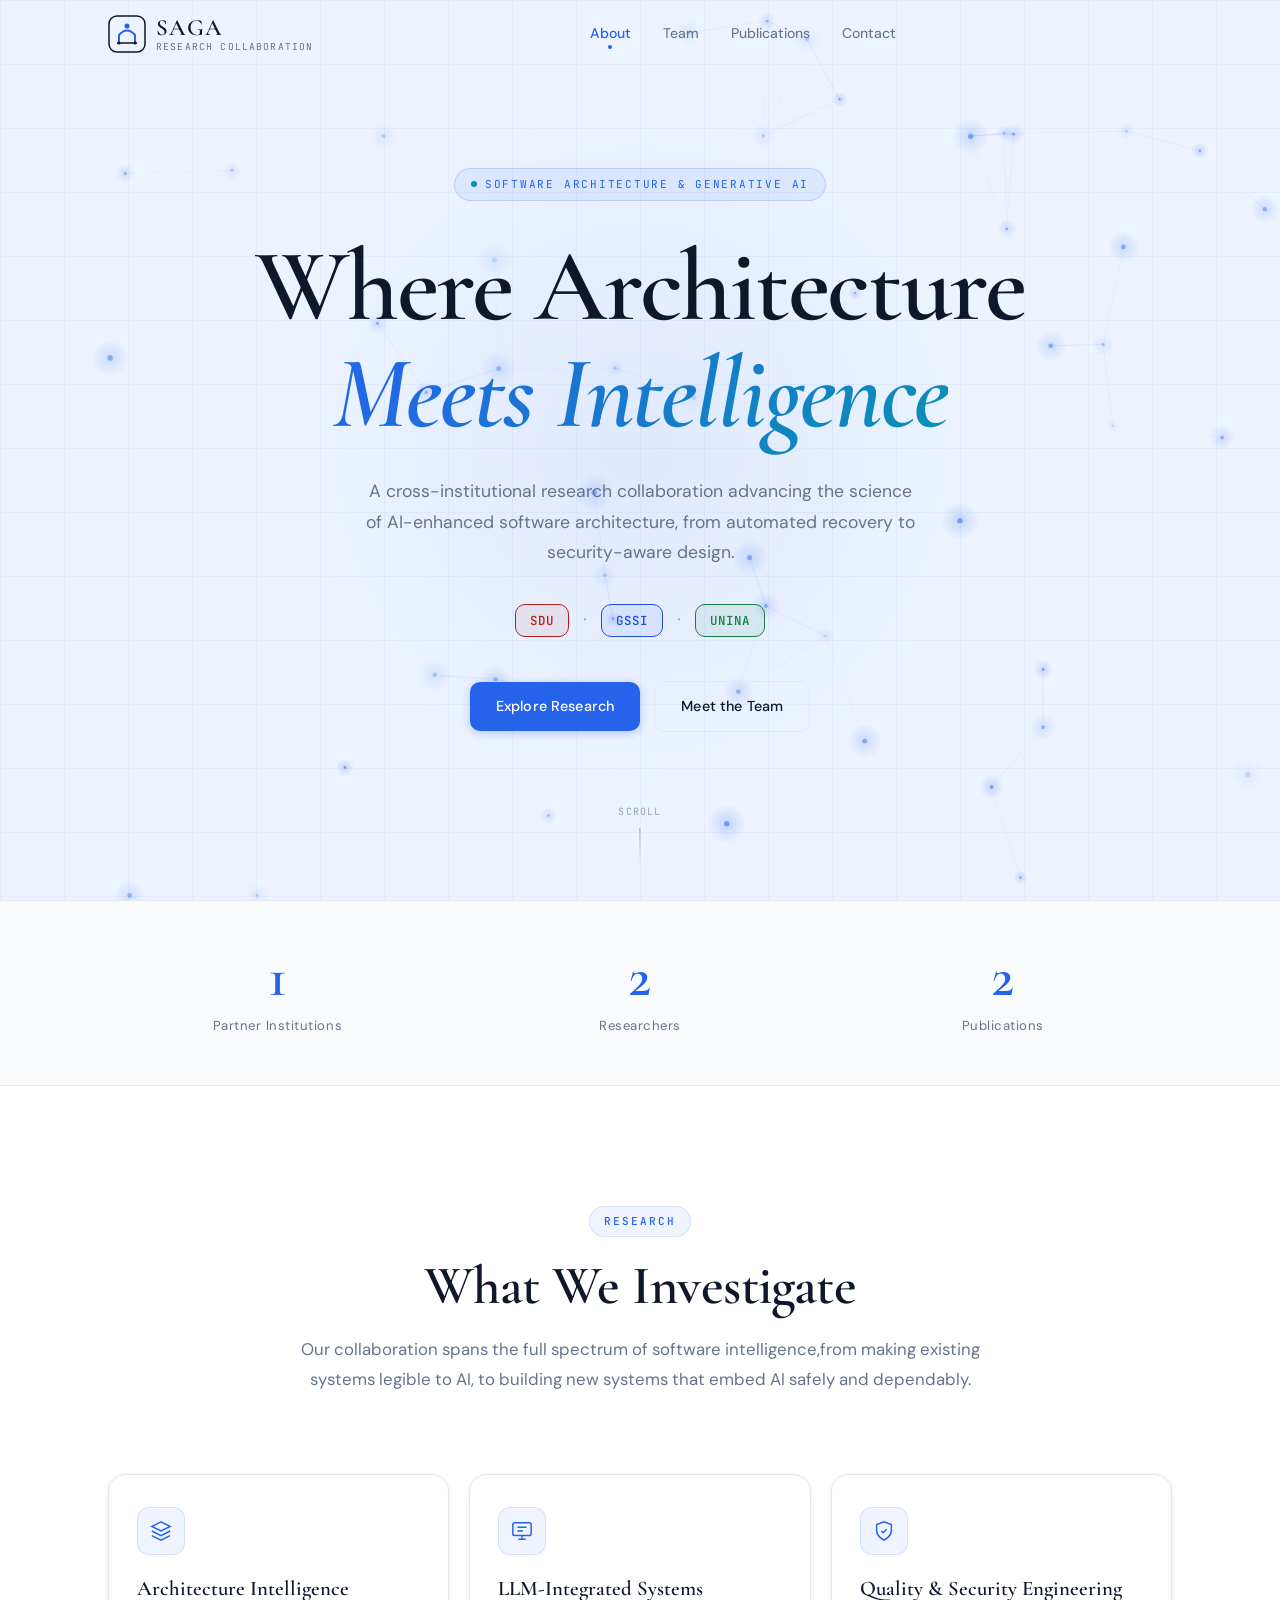
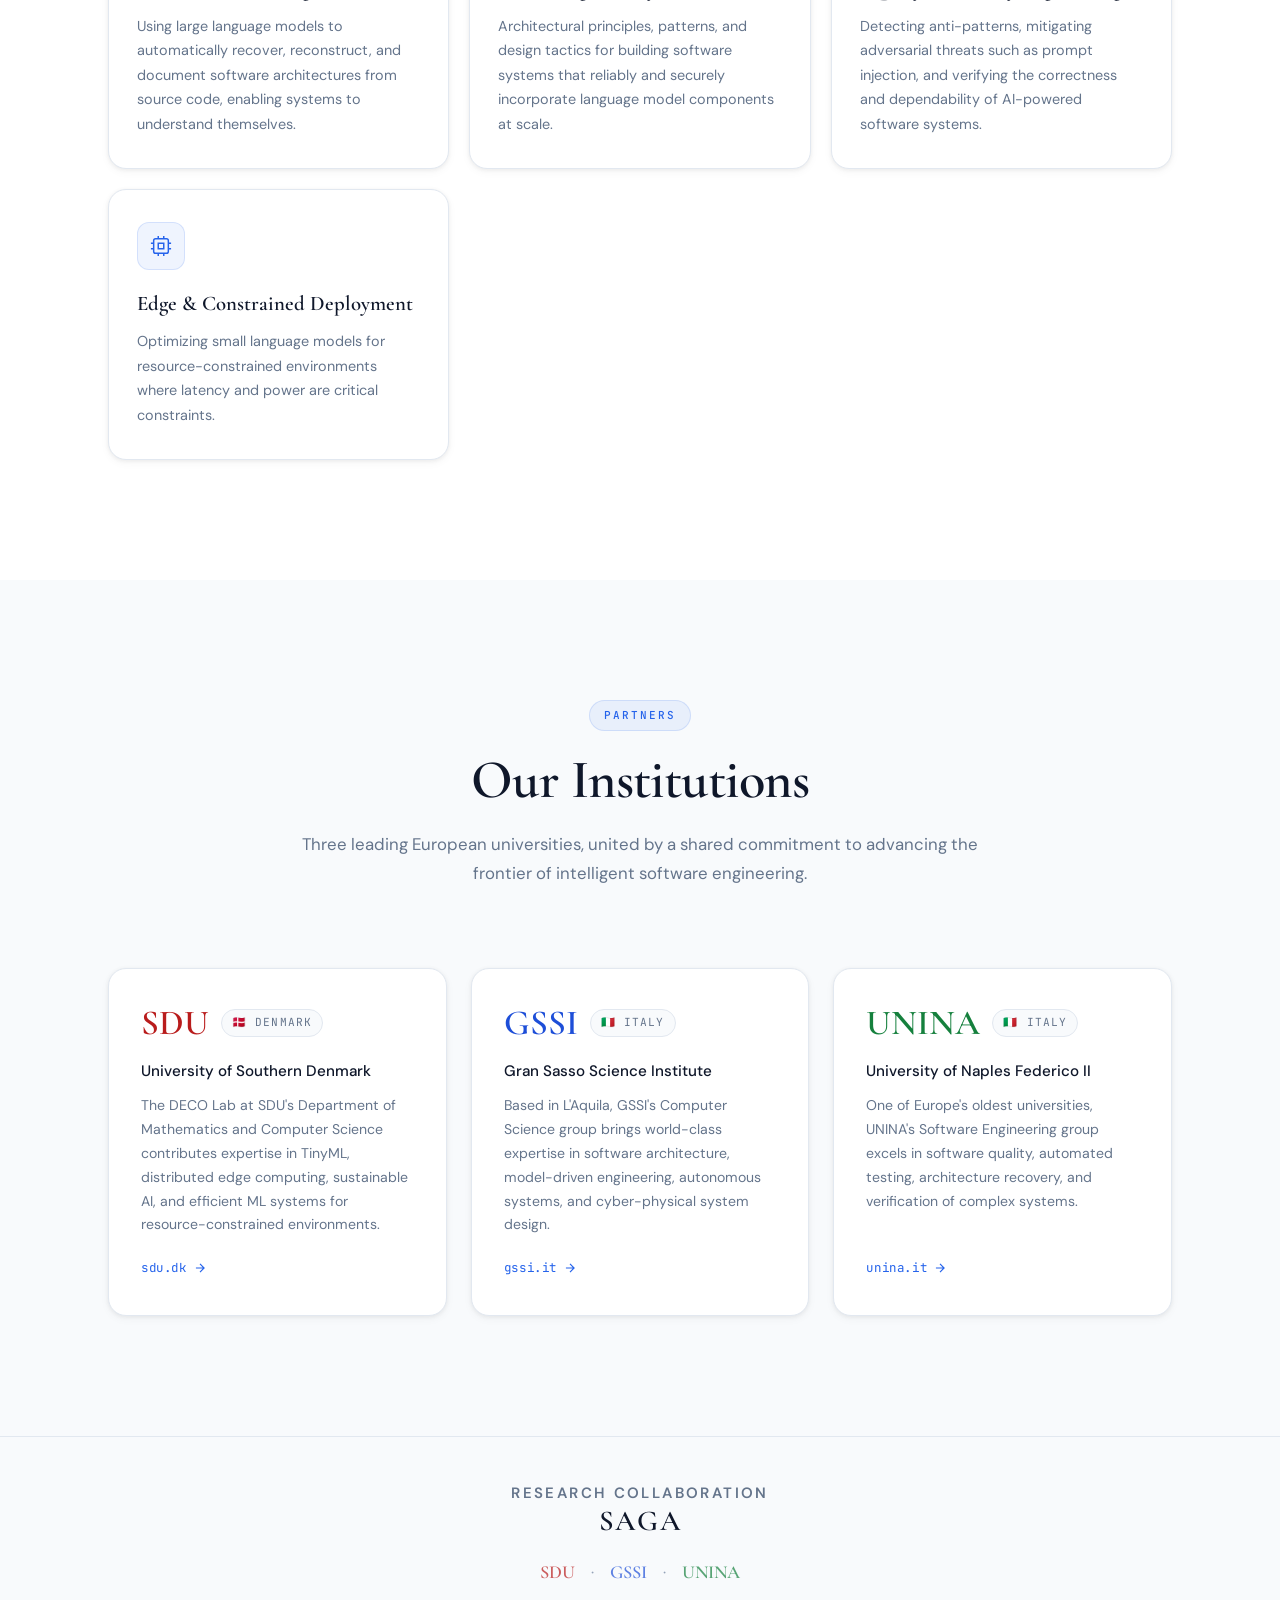
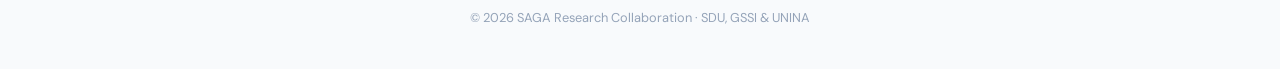
<file: index.html>
<!DOCTYPE html>
<html lang="en">
<head>
  <meta charset="UTF-8" />
  <meta name="viewport" content="width=device-width, initial-scale=1.0" />
  <title>SAGA — Software Architecture &amp; Generative AI Research</title>
  <meta name="description" content="SAGA is a cross-institutional research collaboration between SDU, GSSI, and UNINA exploring the intersection of software architecture and artificial intelligence." />
  <link rel="preconnect" href="https://fonts.googleapis.com" />
  <link rel="preconnect" href="https://fonts.gstatic.com" crossorigin />
  <link href="https://fonts.googleapis.com/css2?family=Cormorant+Garamond:ital,wght@0,400;0,500;0,600;1,400;1,600&family=DM+Sans:opsz,wght@9..40,300;9..40,400;9..40,500;9..40,600&family=JetBrains+Mono:wght@400;500&display=swap" rel="stylesheet" />
  <link rel="stylesheet" href="style.css" />
</head>
<body data-page="home">

<a href="#main" class="skip-link">Skip to content</a>

<header class="site-header" id="site-header">
  <div class="container header-inner">
    <a href="index.html" class="logo" aria-label="SAGA home">
      <svg width="38" height="38" viewBox="0 0 38 38" fill="none" aria-hidden="true">
        <rect x="1" y="1" width="36" height="36" rx="8" stroke="currentColor" stroke-width="1.5"/>
        <path d="M11 28 L11 20 Q19 11 27 20 L27 28" stroke="var(--accent)" stroke-width="2" fill="none" stroke-linejoin="round"/>
        <line x1="9" y1="28" x2="29" y2="28" stroke="currentColor" stroke-width="1.5"/>
        <circle cx="19" cy="11" r="2.5" fill="var(--accent)"/>
        <circle cx="11" cy="28" r="1.5" fill="currentColor"/>
        <circle cx="27" cy="28" r="1.5" fill="currentColor"/>
      </svg>
      <div class="logo-wordmark">
        <span class="logo-name">SAGA</span>
        <span class="logo-tagline">Research Collaboration</span>
      </div>
    </a>

    <nav class="nav-desktop" aria-label="Main navigation">
      <a href="index.html">About</a>
      <a href="team.html">Team</a>
      <a href="publications.html">Publications</a>
      <a href="contact.html">Contact</a>
    </nav>

    <div class="header-actions">
      <button class="hamburger" id="hamburger" aria-label="Open menu" aria-expanded="false">
        <svg width="20" height="20" viewBox="0 0 24 24" fill="none" stroke="currentColor" stroke-width="2" aria-hidden="true">
          <line x1="3" y1="6"  x2="21" y2="6"/>
          <line x1="3" y1="12" x2="21" y2="12"/>
          <line x1="3" y1="18" x2="21" y2="18"/>
        </svg>
      </button>
    </div>
  </div>

  <nav class="nav-mobile" id="nav-mobile" aria-hidden="true" aria-label="Mobile navigation">
    <a href="index.html"        onclick="closeMobileNav()">About</a>
    <a href="team.html"         onclick="closeMobileNav()">Team</a>
    <a href="publications.html" onclick="closeMobileNav()">Publications</a>
    <a href="contact.html"      onclick="closeMobileNav()">Contact</a>
  </nav>
</header>

<main id="main">

  <!-- HERO -->
  <section class="hero" id="hero">
    <canvas id="hero-canvas" aria-hidden="true"></canvas>
    <div class="container hero-content">
      <div class="hero-badge">
        <span class="hero-badge-dot" aria-hidden="true"></span>
        Software Architecture &amp; Generative AI
      </div>
      <h1 class="hero-title">
        Where Architecture<br><em>Meets Intelligence</em>
      </h1>
      <p class="hero-desc">
        A cross-institutional research collaboration advancing the science of AI-enhanced software architecture, from automated recovery to security-aware design.
      </p>
      <div class="hero-institutions" aria-label="Partner institutions">
        <span class="inst-badge sdu">SDU</span>
        <span class="inst-divider" aria-hidden="true">·</span>
        <span class="inst-badge gssi">GSSI</span>
        <span class="inst-divider" aria-hidden="true">·</span>
        <span class="inst-badge unina">UNINA</span>
      </div>
      <div class="hero-cta">
        <a href="#research" class="btn btn-primary">Explore Research</a>
        <a href="team.html"  class="btn btn-outline">Meet the Team</a>
      </div>
    </div>
    <div class="hero-scroll" aria-hidden="true">
      <span>Scroll</span>
      <div class="hero-scroll-line"></div>
    </div>
  </section>

  <!-- STATS -->
  <div class="stats-bar">
    <div class="container">
      <div class="stats-grid fade-in-stagger">
        <div class="stat-item">
          <div class="stat-number" data-count="3">0</div>
          <div class="stat-label">Partner Institutions</div>
        </div>
        <div class="stat-item">
          <div class="stat-number" data-count="7">0</div>
          <div class="stat-label">Researchers</div>
        </div>
        <div class="stat-item">
          <div class="stat-number" data-count="5">0</div>
          <div class="stat-label">Publications</div>
        </div>
      </div>
    </div>
  </div>

  <!-- RESEARCH THEMES -->
  <section id="research" class="section section-research">
    <div class="container">
      <div class="section-header fade-in">
        <span class="section-label">Research</span>
        <h2>What We Investigate</h2>
        <p class="section-desc">Our collaboration spans the full spectrum of software intelligence,from making existing systems legible to AI, to building new systems that embed AI safely and dependably.</p>
      </div>
      <div class="themes-grid fade-in-stagger">

        <article class="theme-card">
          <div class="theme-icon" aria-hidden="true">
            <svg viewBox="0 0 24 24" fill="none" stroke="currentColor"><path d="M12 2L2 7l10 5 10-5-10-5zM2 17l10 5 10-5M2 12l10 5 10-5"/></svg>
          </div>
          <h3>Architecture Intelligence</h3>
          <p>Using large language models to automatically recover, reconstruct, and document software architectures from source code, enabling systems to understand themselves.</p>
        </article>

        <article class="theme-card">
          <div class="theme-icon" aria-hidden="true">
            <svg viewBox="0 0 24 24" fill="none" stroke="currentColor"><rect x="2" y="3" width="20" height="14" rx="2"/><path d="M8 21h8M12 17v4M7 8h10M7 12h6"/></svg>
          </div>
          <h3>LLM-Integrated Systems</h3>
          <p>Architectural principles, patterns, and design tactics for building software systems that reliably and securely incorporate language model components at scale.</p>
        </article>

        <article class="theme-card">
          <div class="theme-icon" aria-hidden="true">
            <svg viewBox="0 0 24 24" fill="none" stroke="currentColor"><path d="M12 22s8-4 8-10V5l-8-3-8 3v7c0 6 8 10 8 10z"/><path d="M9 12l2 2 4-4"/></svg>
          </div>
          <h3>Quality &amp; Security Engineering</h3>
          <p>Detecting anti-patterns, mitigating adversarial threats such as prompt injection, and verifying the correctness and dependability of AI-powered software systems.</p>
        </article>

        <article class="theme-card">
          <div class="theme-icon" aria-hidden="true">
            <svg viewBox="0 0 24 24" fill="none" stroke="currentColor"><rect x="4" y="4" width="16" height="16" rx="2"/><rect x="9" y="9" width="6" height="6"/><path d="M9 1v3M15 1v3M9 20v3M15 20v3M1 9h3M1 15h3M20 9h3M20 15h3"/></svg>
          </div>
          <h3>Edge &amp; Constrained Deployment</h3>
          <p>Optimizing small language models for resource-constrained environments where latency and power are critical constraints.</p>
        </article>

      </div>
    </div>
  </section>

  <!-- INSTITUTIONS -->
  <section class="section section-institutions">
    <div class="container">
      <div class="section-header fade-in">
        <span class="section-label">Partners</span>
        <h2>Our Institutions</h2>
        <p class="section-desc">Three leading European universities, united by a shared commitment to advancing the frontier of intelligent software engineering.</p>
      </div>
      <div class="inst-grid fade-in-stagger">

        <div class="inst-card">
          <div class="inst-card-flag">
            <span class="inst-abbr sdu">SDU</span>
            <span class="inst-country">🇩🇰 Denmark</span>
          </div>
          <h3>University of Southern Denmark</h3>
          <p>The DECO Lab at SDU's Department of Mathematics and Computer Science contributes expertise in TinyML, distributed edge computing, sustainable AI, and efficient ML systems for resource-constrained environments.</p>
          <a href="https://www.sdu.dk" target="_blank" rel="noopener noreferrer" class="inst-link">
            sdu.dk
            <svg viewBox="0 0 24 24" fill="none" stroke="currentColor" stroke-width="2"><path d="M5 12h14M12 5l7 7-7 7"/></svg>
          </a>
        </div>

        <div class="inst-card">
          <div class="inst-card-flag">
            <span class="inst-abbr gssi">GSSI</span>
            <span class="inst-country">🇮🇹 Italy</span>
          </div>
          <h3>Gran Sasso Science Institute</h3>
          <p>Based in L'Aquila, GSSI's Computer Science group brings world-class expertise in software architecture, model-driven engineering, autonomous systems, and cyber-physical system design.</p>
          <a href="https://www.gssi.it" target="_blank" rel="noopener noreferrer" class="inst-link">
            gssi.it
            <svg viewBox="0 0 24 24" fill="none" stroke="currentColor" stroke-width="2"><path d="M5 12h14M12 5l7 7-7 7"/></svg>
          </a>
        </div>

        <div class="inst-card">
          <div class="inst-card-flag">
            <span class="inst-abbr unina">UNINA</span>
            <span class="inst-country">🇮🇹 Italy</span>
          </div>
          <h3>University of Naples Federico II</h3>
          <p>One of Europe's oldest universities, UNINA's Software Engineering group excels in software quality, automated testing, architecture recovery, and verification of complex systems.</p>
          <a href="https://www.unina.it" target="_blank" rel="noopener noreferrer" class="inst-link">
            unina.it
            <svg viewBox="0 0 24 24" fill="none" stroke="currentColor" stroke-width="2"><path d="M5 12h14M12 5l7 7-7 7"/></svg>
          </a>
        </div>

      </div>
    </div>
  </section>

</main>

<footer class="site-footer">
  <div class="container footer-inner">
    <div class="footer-name"><em>Research Collaboration</em>SAGA</div>
    <div class="footer-insts">
      <a href="https://www.sdu.dk"   target="_blank" rel="noopener noreferrer" class="footer-inst sdu">SDU</a>
      <span class="footer-sep">·</span>
      <a href="https://www.gssi.it"  target="_blank" rel="noopener noreferrer" class="footer-inst gssi">GSSI</a>
      <span class="footer-sep">·</span>
      <a href="https://www.unina.it" target="_blank" rel="noopener noreferrer" class="footer-inst unina">UNINA</a>
    </div>
    <p class="footer-copy">&copy; <span id="footer-year"></span> SAGA Research Collaboration · SDU, GSSI &amp; UNINA</p>
  </div>
</footer>

<script src="script.js"></script>
</body>
</html>
</file>
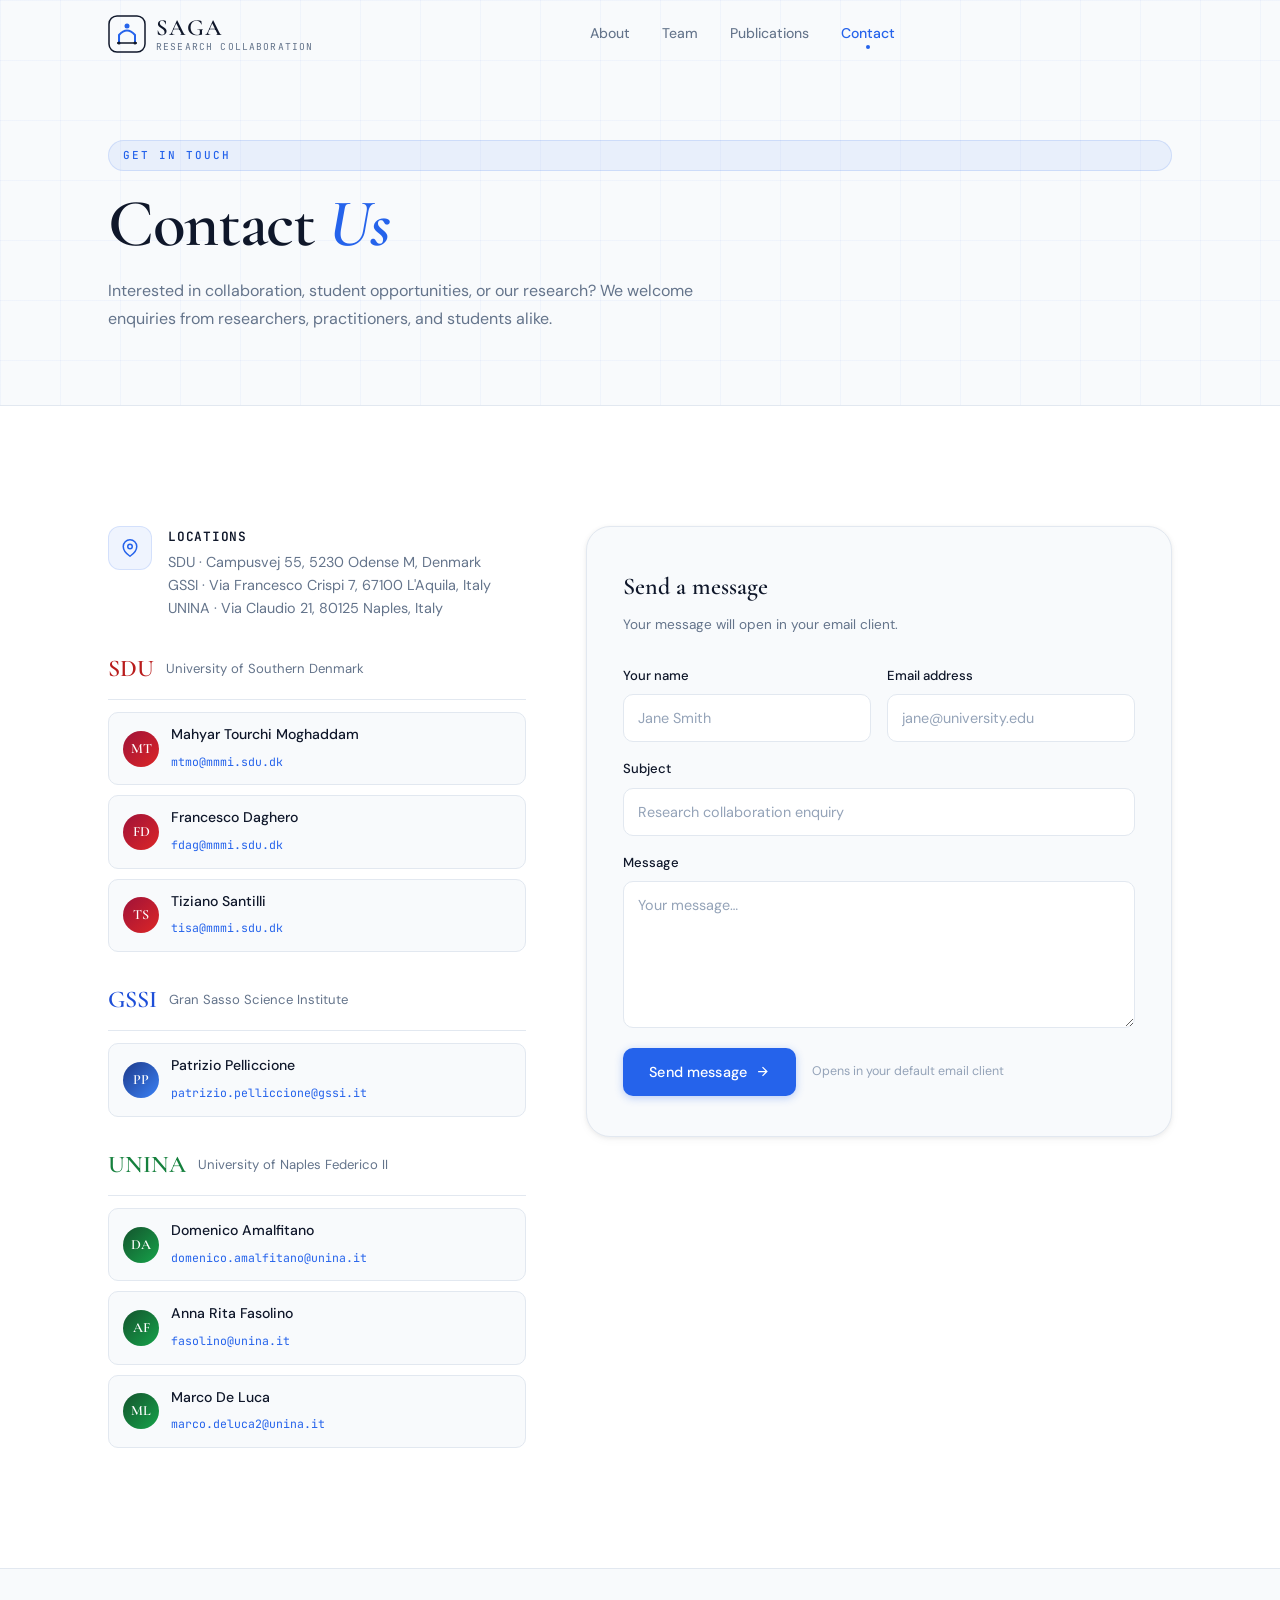
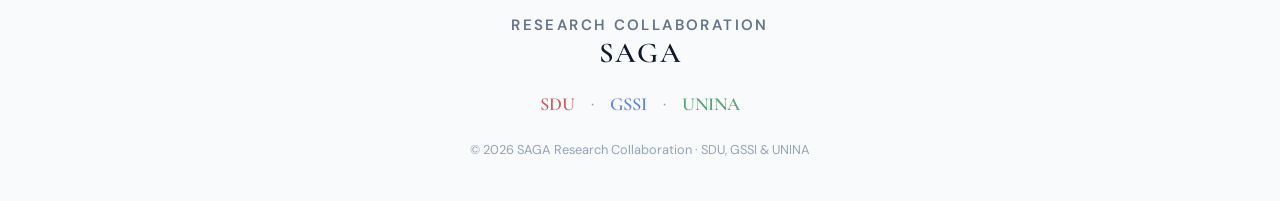
<file: contact.html>
<!DOCTYPE html>
<html lang="en">
<head>
  <meta charset="UTF-8" />
  <meta name="viewport" content="width=device-width, initial-scale=1.0" />
  <title>Contact — SAGA Research Collaboration</title>
  <meta name="description" content="Get in touch with the SAGA research collaboration team at SDU, GSSI, and UNINA." />
  <link rel="preconnect" href="https://fonts.googleapis.com" />
  <link rel="preconnect" href="https://fonts.gstatic.com" crossorigin />
  <link href="https://fonts.googleapis.com/css2?family=Cormorant+Garamond:ital,wght@0,400;0,500;0,600;1,400;1,600&family=DM+Sans:opsz,wght@9..40,300;9..40,400;9..40,500;9..40,600&family=JetBrains+Mono:wght@400;500&display=swap" rel="stylesheet" />
  <link rel="stylesheet" href="style.css" />
</head>
<body data-page="contact">

<a href="#main" class="skip-link">Skip to content</a>

<header class="site-header" id="site-header">
  <div class="container header-inner">
    <a href="index.html" class="logo" aria-label="SAGA home">
      <svg width="38" height="38" viewBox="0 0 38 38" fill="none" aria-hidden="true">
        <rect x="1" y="1" width="36" height="36" rx="8" stroke="currentColor" stroke-width="1.5"/>
        <path d="M11 28 L11 20 Q19 11 27 20 L27 28" stroke="var(--accent)" stroke-width="2" fill="none" stroke-linejoin="round"/>
        <line x1="9" y1="28" x2="29" y2="28" stroke="currentColor" stroke-width="1.5"/>
        <circle cx="19" cy="11" r="2.5" fill="var(--accent)"/>
        <circle cx="11" cy="28" r="1.5" fill="currentColor"/>
        <circle cx="27" cy="28" r="1.5" fill="currentColor"/>
      </svg>
      <div class="logo-wordmark">
        <span class="logo-name">SAGA</span>
        <span class="logo-tagline">Research Collaboration</span>
      </div>
    </a>
    <nav class="nav-desktop" aria-label="Main navigation">
      <a href="index.html">About</a>
      <a href="team.html">Team</a>
      <a href="publications.html">Publications</a>
      <a href="contact.html">Contact</a>
    </nav>
    <div class="header-actions">
      <button class="hamburger" id="hamburger" aria-label="Open menu" aria-expanded="false">
        <svg width="20" height="20" viewBox="0 0 24 24" fill="none" stroke="currentColor" stroke-width="2" aria-hidden="true">
          <line x1="3" y1="6" x2="21" y2="6"/><line x1="3" y1="12" x2="21" y2="12"/><line x1="3" y1="18" x2="21" y2="18"/>
        </svg>
      </button>
    </div>
  </div>
  <nav class="nav-mobile" id="nav-mobile" aria-hidden="true">
    <a href="index.html" onclick="closeMobileNav()">About</a>
    <a href="team.html" onclick="closeMobileNav()">Team</a>
    <a href="publications.html" onclick="closeMobileNav()">Publications</a>
    <a href="contact.html" onclick="closeMobileNav()">Contact</a>
  </nav>
</header>

<main id="main">

  <section class="page-hero">
    <div class="container page-hero-inner">
      <span class="section-label">Get in touch</span>
      <h1>Contact <em>Us</em></h1>
      <p class="desc">Interested in collaboration, student opportunities, or our research? We welcome enquiries from researchers, practitioners, and students alike.</p>
    </div>
  </section>

  <section class="section section-contact">
    <div class="container">
      <div class="contact-grid fade-in">

        <!-- Left column: addresses + contacts per institution -->
        <div class="contact-blocks">

          <div class="contact-block">
            <div class="contact-block-icon" aria-hidden="true">
              <svg viewBox="0 0 24 24" fill="none" stroke="currentColor" stroke-width="2"><path d="M21 10c0 7-9 13-9 13s-9-6-9-13a9 9 0 0118 0z"/><circle cx="12" cy="10" r="3"/></svg>
            </div>
            <div class="contact-block-body">
              <strong>Locations</strong>
              <p>
                SDU · Campusvej 55, 5230 Odense M, Denmark<br/>
                GSSI · Via Francesco Crispi 7, 67100 L'Aquila, Italy<br/>
                UNINA · Via Claudio 21, 80125 Naples, Italy
              </p>
            </div>
          </div>

          <div class="contact-inst-list">

            <div>
              <div class="contact-inst-heading">
                <span class="contact-inst-abbr sdu">SDU</span>
                <span class="contact-inst-fullname">University of Southern Denmark</span>
              </div>
              <div class="contact-people-list">
                <div class="contact-person">
                  <div class="contact-person-avatar avatar-sdu">MT</div>
                  <div>
                    <div class="contact-person-name">Mahyar Tourchi Moghaddam</div>
                    <div class="contact-person-email"><a href="mailto:mtmo@mmmi.sdu.dk">mtmo@mmmi.sdu.dk</a></div>
                  </div>
                </div>
                <div class="contact-person">
                  <div class="contact-person-avatar avatar-sdu">FD</div>
                  <div>
                    <div class="contact-person-name">Francesco Daghero</div>
                    <div class="contact-person-email"><a href="mailto:fdag@mmmi.sdu.dk">fdag@mmmi.sdu.dk</a></div>
                  </div>
                </div>
                <div class="contact-person">
                  <div class="contact-person-avatar avatar-sdu">TS</div>
                  <div>
                    <div class="contact-person-name">Tiziano Santilli</div>
                    <div class="contact-person-email"><a href="mailto:tisa@mmmi.sdu.dk">tisa@mmmi.sdu.dk</a></div>
                  </div>
                </div>
              </div>
            </div>

            <div>
              <div class="contact-inst-heading">
                <span class="contact-inst-abbr gssi">GSSI</span>
                <span class="contact-inst-fullname">Gran Sasso Science Institute</span>
              </div>
              <div class="contact-people-list">
                <div class="contact-person">
                  <div class="contact-person-avatar avatar-gssi">PP</div>
                  <div>
                    <div class="contact-person-name">Patrizio Pelliccione</div>
                    <div class="contact-person-email"><a href="mailto:patrizio.pelliccione@gssi.it">patrizio.pelliccione@gssi.it</a></div>
                  </div>
                </div>
              </div>
            </div>

            <div>
              <div class="contact-inst-heading">
                <span class="contact-inst-abbr unina">UNINA</span>
                <span class="contact-inst-fullname">University of Naples Federico II</span>
              </div>
              <div class="contact-people-list">
                <div class="contact-person">
                  <div class="contact-person-avatar avatar-unina">DA</div>
                  <div>
                    <div class="contact-person-name">Domenico Amalfitano</div>
                    <div class="contact-person-email"><a href="mailto:domenico.amalfitano@unina.it">domenico.amalfitano@unina.it</a></div>
                  </div>
                </div>
                <div class="contact-person">
                  <div class="contact-person-avatar avatar-unina">AF</div>
                  <div>
                    <div class="contact-person-name">Anna Rita Fasolino</div>
                    <div class="contact-person-email"><a href="mailto:fasolino@unina.it">fasolino@unina.it</a></div>
                  </div>
                </div>
                <div class="contact-person">
                  <div class="contact-person-avatar avatar-unina">ML</div>
                  <div>
                    <div class="contact-person-name">Marco De Luca</div>
                    <div class="contact-person-email"><a href="mailto:marco.deluca2@unina.it">marco.deluca2@unina.it</a></div>
                  </div>
                </div>
              </div>
            </div>

          </div>
        </div>

        <!-- Right column: contact form -->
        <form class="contact-form" id="contact-form" novalidate>
          <h2>Send a message</h2>
          <p class="sub">Your message will open in your email client.</p>
          <div class="form-row">
            <div class="form-group">
              <label for="cf-name">Your name</label>
              <input type="text" id="cf-name" name="name" required autocomplete="name" placeholder="Jane Smith" />
            </div>
            <div class="form-group">
              <label for="cf-email">Email address</label>
              <input type="email" id="cf-email" name="email" required autocomplete="email" placeholder="jane@university.edu" />
            </div>
          </div>
          <div class="form-group">
            <label for="cf-subject">Subject</label>
            <input type="text" id="cf-subject" name="subject" placeholder="Research collaboration enquiry" />
          </div>
          <div class="form-group">
            <label for="cf-message">Message</label>
            <textarea id="cf-message" name="message" rows="5" required placeholder="Your message…"></textarea>
          </div>
          <div class="form-actions">
            <button type="submit" class="btn btn-primary">
              Send message
              <svg width="15" height="15" viewBox="0 0 24 24" fill="none" stroke="currentColor" stroke-width="2"><path d="M5 12h14M12 5l7 7-7 7"/></svg>
            </button>
            <span class="form-note">Opens in your default email client</span>
          </div>
        </form>

      </div>
    </div>
  </section>

</main>

<footer class="site-footer">
  <div class="container footer-inner">
    <div class="footer-name"><em>Research Collaboration</em>SAGA</div>
    <div class="footer-insts">
      <a href="https://www.sdu.dk"   target="_blank" rel="noopener noreferrer" class="footer-inst sdu">SDU</a>
      <span class="footer-sep">·</span>
      <a href="https://www.gssi.it"  target="_blank" rel="noopener noreferrer" class="footer-inst gssi">GSSI</a>
      <span class="footer-sep">·</span>
      <a href="https://www.unina.it" target="_blank" rel="noopener noreferrer" class="footer-inst unina">UNINA</a>
    </div>
    <p class="footer-copy">&copy; <span id="footer-year"></span> SAGA Research Collaboration · SDU, GSSI &amp; UNINA</p>
  </div>
</footer>

<script src="script.js"></script>
</body>
</html>
</file>
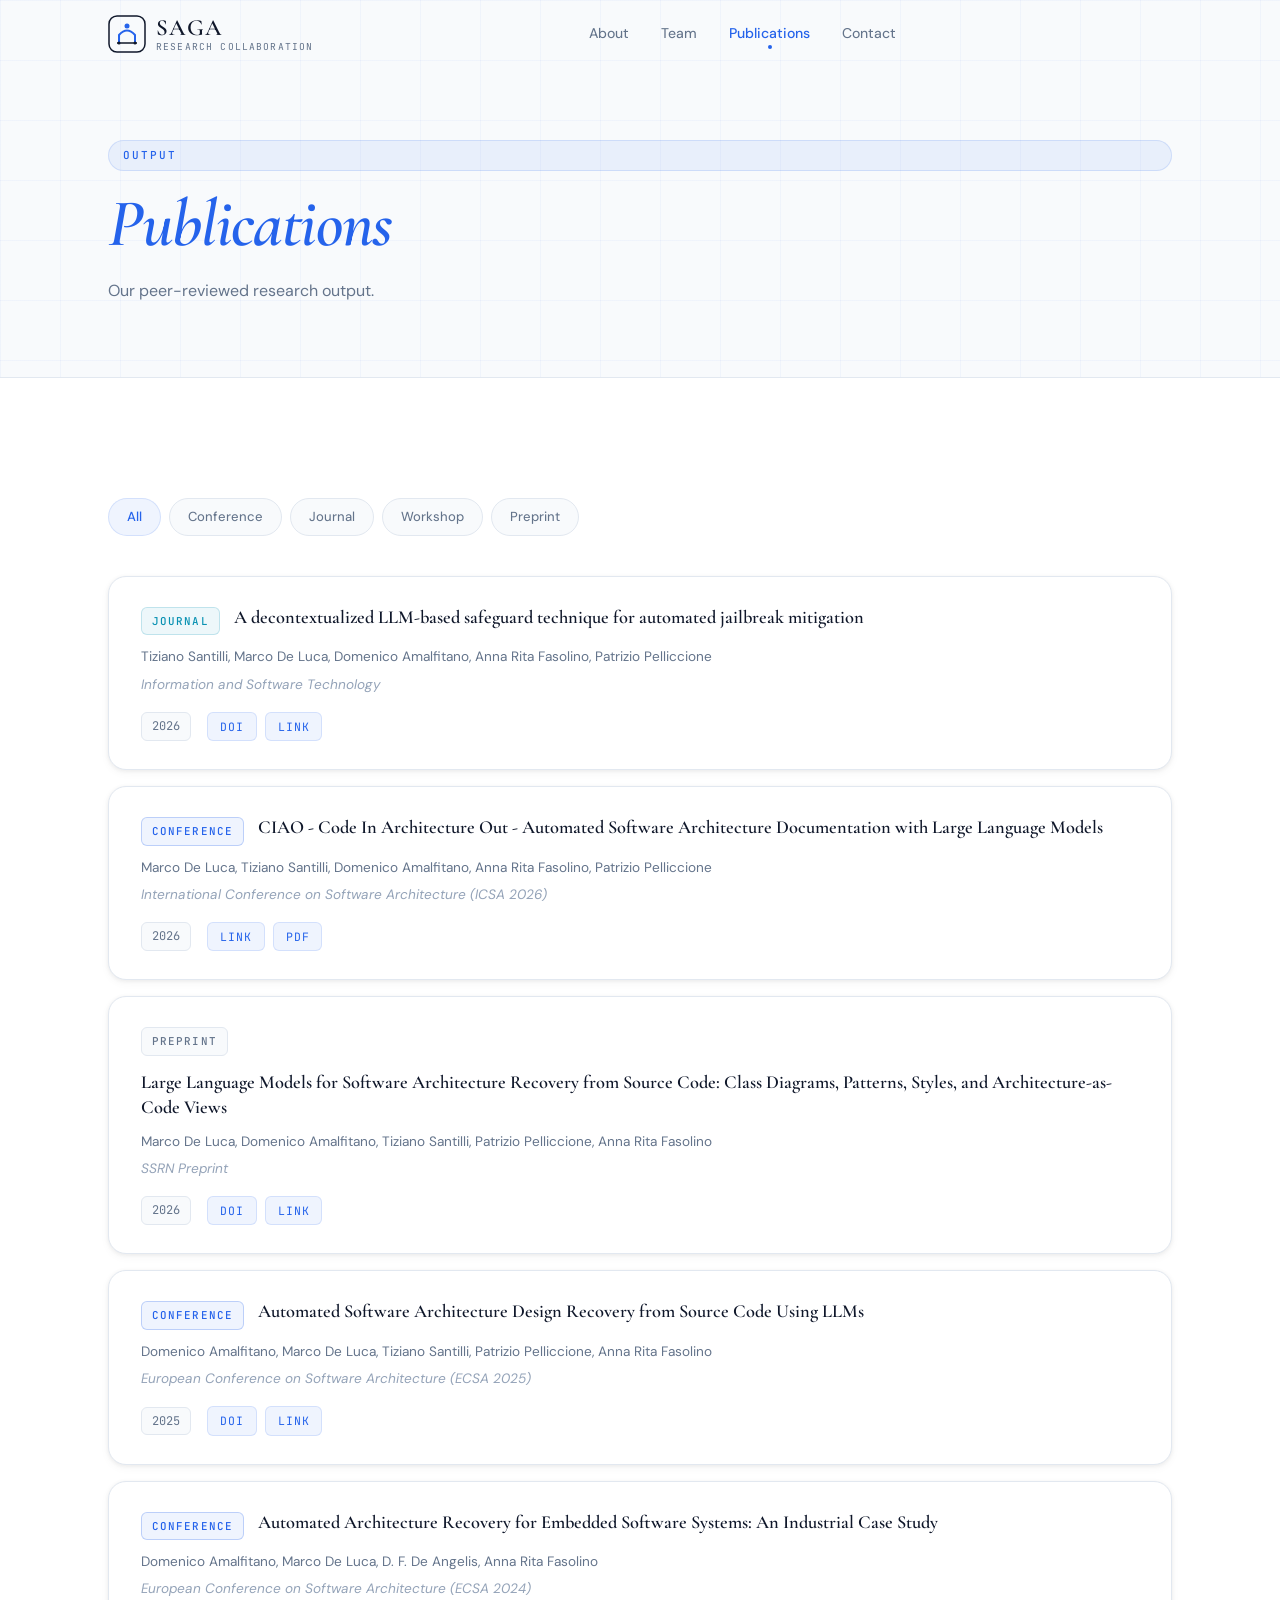
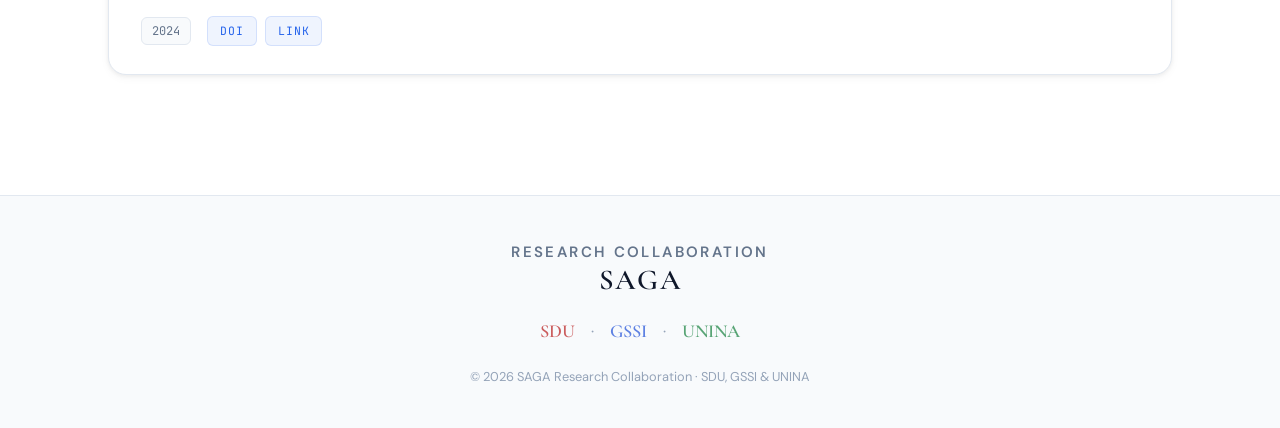
<file: publications.html>
<!DOCTYPE html>
<html lang="en">
<head>
  <meta charset="UTF-8" />
  <meta name="viewport" content="width=device-width, initial-scale=1.0" />
  <title>Publications — SAGA Research Collaboration</title>
  <meta name="description" content="Peer-reviewed publications from the SAGA research collaboration between SDU, GSSI, and UNINA." />
  <link rel="preconnect" href="https://fonts.googleapis.com" />
  <link rel="preconnect" href="https://fonts.gstatic.com" crossorigin />
  <link href="https://fonts.googleapis.com/css2?family=Cormorant+Garamond:ital,wght@0,400;0,500;0,600;1,400;1,600&family=DM+Sans:opsz,wght@9..40,300;9..40,400;9..40,500;9..40,600&family=JetBrains+Mono:wght@400;500&display=swap" rel="stylesheet" />
  <link rel="stylesheet" href="style.css" />
</head>
<body data-page="publications">

<a href="#main" class="skip-link">Skip to content</a>

<header class="site-header" id="site-header">
  <div class="container header-inner">
    <a href="index.html" class="logo" aria-label="SAGA home">
      <svg width="38" height="38" viewBox="0 0 38 38" fill="none" aria-hidden="true">
        <rect x="1" y="1" width="36" height="36" rx="8" stroke="currentColor" stroke-width="1.5"/>
        <path d="M11 28 L11 20 Q19 11 27 20 L27 28" stroke="var(--accent)" stroke-width="2" fill="none" stroke-linejoin="round"/>
        <line x1="9" y1="28" x2="29" y2="28" stroke="currentColor" stroke-width="1.5"/>
        <circle cx="19" cy="11" r="2.5" fill="var(--accent)"/>
        <circle cx="11" cy="28" r="1.5" fill="currentColor"/>
        <circle cx="27" cy="28" r="1.5" fill="currentColor"/>
      </svg>
      <div class="logo-wordmark">
        <span class="logo-name">SAGA</span>
        <span class="logo-tagline">Research Collaboration</span>
      </div>
    </a>
    <nav class="nav-desktop" aria-label="Main navigation">
      <a href="index.html">About</a>
      <a href="team.html">Team</a>
      <a href="publications.html">Publications</a>
      <a href="contact.html">Contact</a>
    </nav>
    <div class="header-actions">
      <button class="hamburger" id="hamburger" aria-label="Open menu" aria-expanded="false">
        <svg width="20" height="20" viewBox="0 0 24 24" fill="none" stroke="currentColor" stroke-width="2" aria-hidden="true">
          <line x1="3" y1="6" x2="21" y2="6"/><line x1="3" y1="12" x2="21" y2="12"/><line x1="3" y1="18" x2="21" y2="18"/>
        </svg>
      </button>
    </div>
  </div>
  <nav class="nav-mobile" id="nav-mobile" aria-hidden="true">
    <a href="index.html" onclick="closeMobileNav()">About</a>
    <a href="team.html" onclick="closeMobileNav()">Team</a>
    <a href="publications.html" onclick="closeMobileNav()">Publications</a>
    <a href="contact.html" onclick="closeMobileNav()">Contact</a>
  </nav>
</header>

<main id="main">

  <section class="page-hero">
    <div class="container page-hero-inner">
      <span class="section-label">Output</span>
      <h1><em>Publications</em></h1>
      <p class="desc">Our peer-reviewed research output.</p>
    </div>
  </section>

  <section class="section section-publications">
    <div class="container">
      <div class="pub-filter-bar fade-in" role="group" aria-label="Filter by type">
        <button class="pub-filter-btn active" data-filter="all">All</button>
        <button class="pub-filter-btn" data-filter="conference">Conference</button>
        <button class="pub-filter-btn" data-filter="journal">Journal</button>
        <button class="pub-filter-btn" data-filter="workshop">Workshop</button>
        <button class="pub-filter-btn" data-filter="preprint">Preprint</button>
      </div>
      <div class="pub-list" id="pub-list" role="list" aria-label="Publications list"></div>
    </div>
  </section>

</main>

<footer class="site-footer">
  <div class="container footer-inner">
    <div class="footer-name"><em>Research Collaboration</em>SAGA</div>
    <div class="footer-insts">
      <a href="https://www.sdu.dk"   target="_blank" rel="noopener noreferrer" class="footer-inst sdu">SDU</a>
      <span class="footer-sep">·</span>
      <a href="https://www.gssi.it"  target="_blank" rel="noopener noreferrer" class="footer-inst gssi">GSSI</a>
      <span class="footer-sep">·</span>
      <a href="https://www.unina.it" target="_blank" rel="noopener noreferrer" class="footer-inst unina">UNINA</a>
    </div>
    <p class="footer-copy">&copy; <span id="footer-year"></span> SAGA Research Collaboration · SDU, GSSI &amp; UNINA</p>
  </div>
</footer>

<script src="script.js"></script>
</body>
</html>
</file>
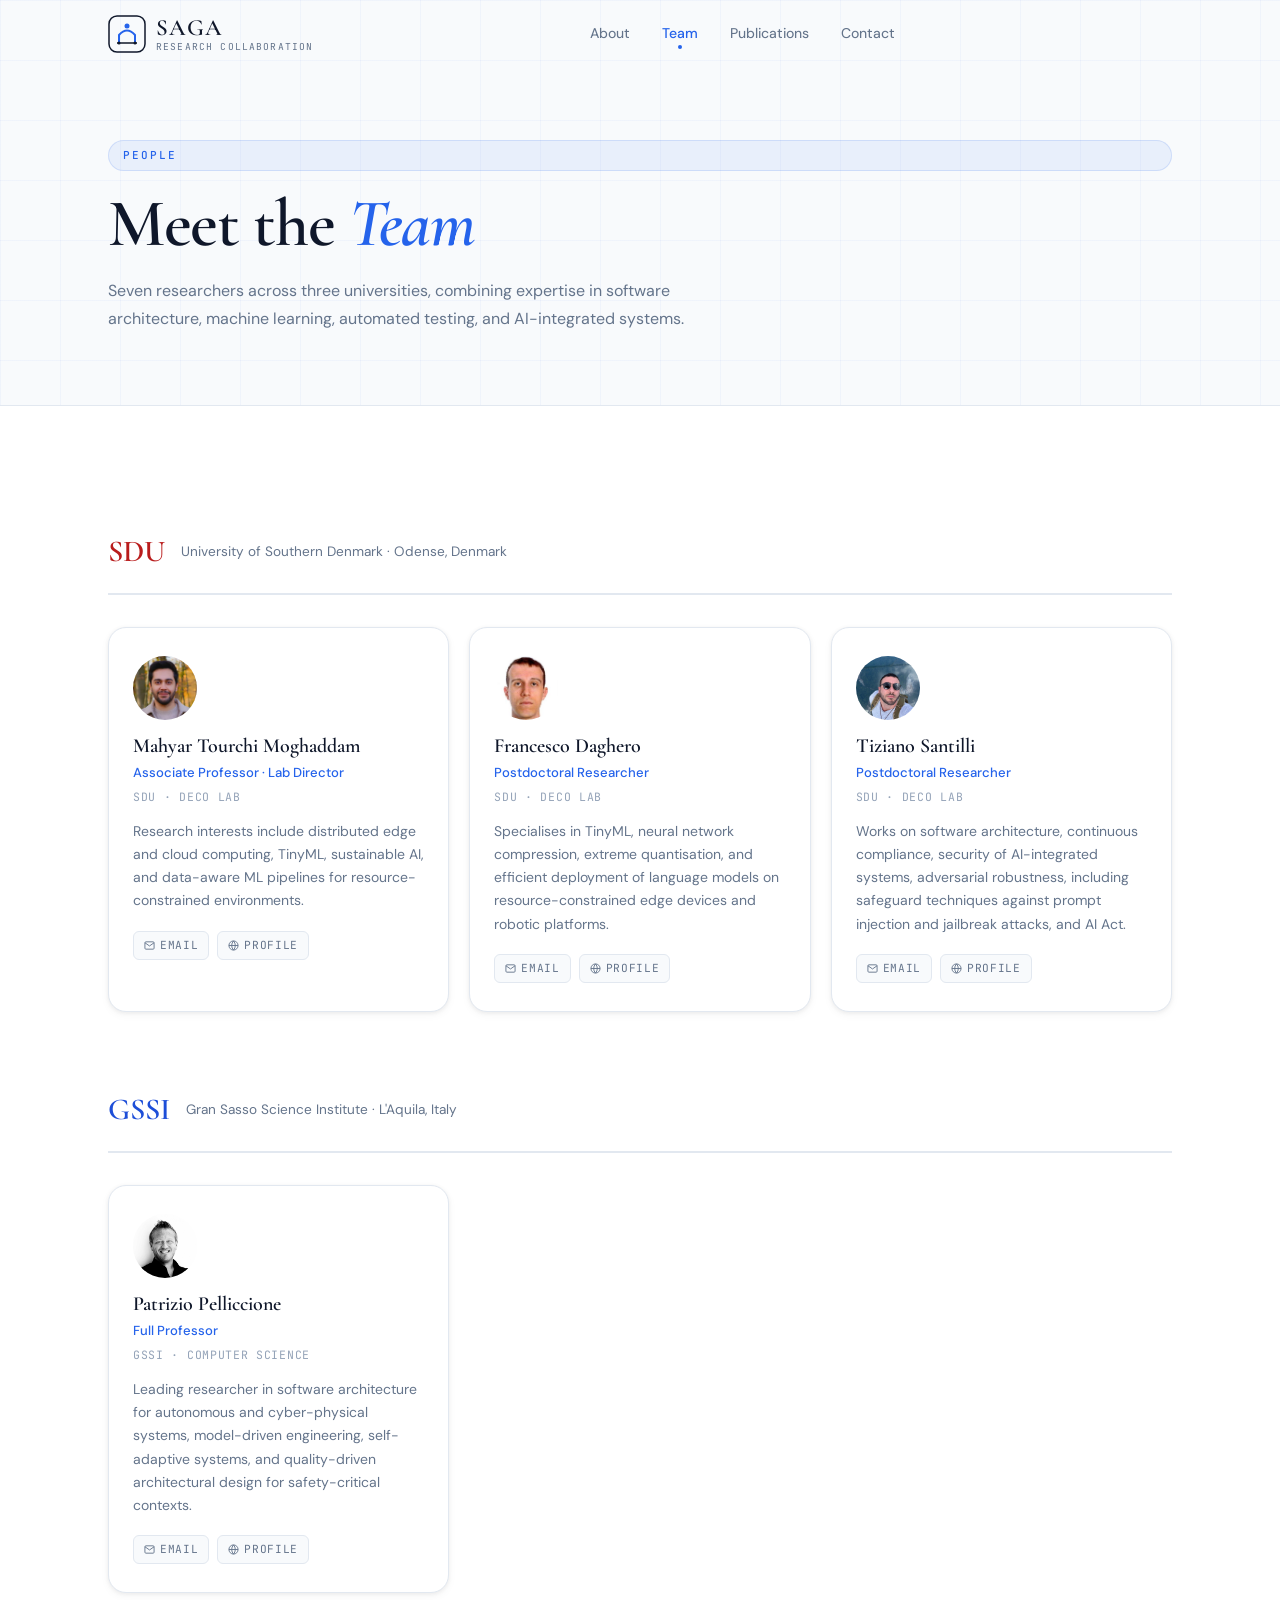
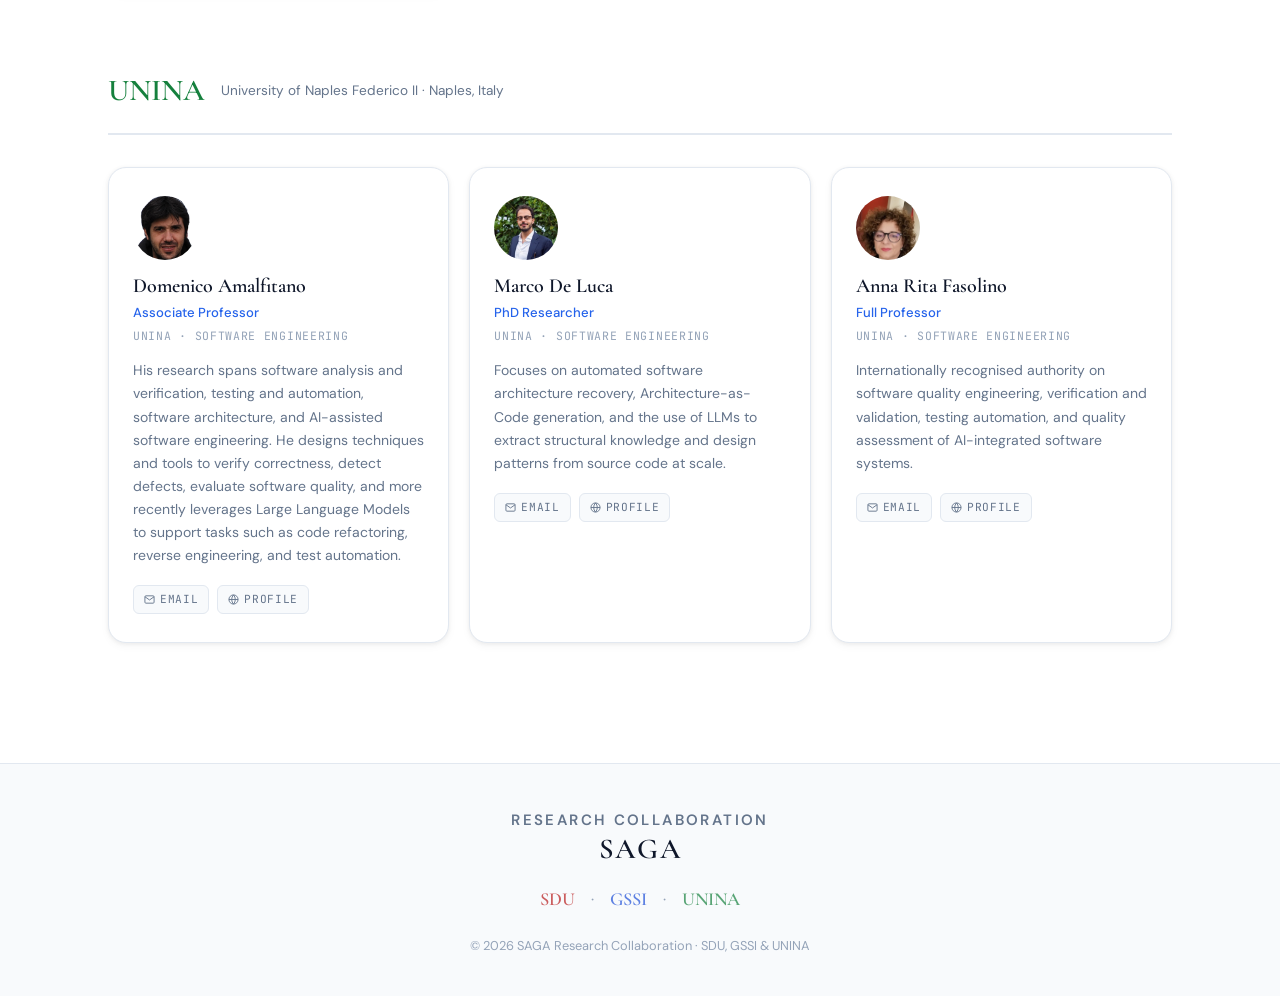
<file: team.html>
<!DOCTYPE html>
<html lang="en">
<head>
  <meta charset="UTF-8" />
  <meta name="viewport" content="width=device-width, initial-scale=1.0" />
  <title>Team — SAGA Research Collaboration</title>
  <meta name="description" content="Meet the researchers behind SAGA — a cross-institutional team from SDU, GSSI, and UNINA." />
  <link rel="preconnect" href="https://fonts.googleapis.com" />
  <link rel="preconnect" href="https://fonts.gstatic.com" crossorigin />
  <link href="https://fonts.googleapis.com/css2?family=Cormorant+Garamond:ital,wght@0,400;0,500;0,600;1,400;1,600&family=DM+Sans:opsz,wght@9..40,300;9..40,400;9..40,500;9..40,600&family=JetBrains+Mono:wght@400;500&display=swap" rel="stylesheet" />
  <link rel="stylesheet" href="style.css" />
</head>
<body data-page="team">

<a href="#main" class="skip-link">Skip to content</a>

<header class="site-header" id="site-header">
  <div class="container header-inner">
    <a href="index.html" class="logo" aria-label="SAGA home">
      <svg width="38" height="38" viewBox="0 0 38 38" fill="none" aria-hidden="true">
        <rect x="1" y="1" width="36" height="36" rx="8" stroke="currentColor" stroke-width="1.5"/>
        <path d="M11 28 L11 20 Q19 11 27 20 L27 28" stroke="var(--accent)" stroke-width="2" fill="none" stroke-linejoin="round"/>
        <line x1="9" y1="28" x2="29" y2="28" stroke="currentColor" stroke-width="1.5"/>
        <circle cx="19" cy="11" r="2.5" fill="var(--accent)"/>
        <circle cx="11" cy="28" r="1.5" fill="currentColor"/>
        <circle cx="27" cy="28" r="1.5" fill="currentColor"/>
      </svg>
      <div class="logo-wordmark">
        <span class="logo-name">SAGA</span>
        <span class="logo-tagline">Research Collaboration</span>
      </div>
    </a>
    <nav class="nav-desktop" aria-label="Main navigation">
      <a href="index.html">About</a>
      <a href="team.html">Team</a>
      <a href="publications.html">Publications</a>
      <a href="contact.html">Contact</a>
    </nav>
    <div class="header-actions">
      <button class="hamburger" id="hamburger" aria-label="Open menu" aria-expanded="false">
        <svg width="20" height="20" viewBox="0 0 24 24" fill="none" stroke="currentColor" stroke-width="2" aria-hidden="true">
          <line x1="3" y1="6" x2="21" y2="6"/><line x1="3" y1="12" x2="21" y2="12"/><line x1="3" y1="18" x2="21" y2="18"/>
        </svg>
      </button>
    </div>
  </div>
  <nav class="nav-mobile" id="nav-mobile" aria-hidden="true">
    <a href="index.html" onclick="closeMobileNav()">About</a>
    <a href="team.html" onclick="closeMobileNav()">Team</a>
    <a href="publications.html" onclick="closeMobileNav()">Publications</a>
    <a href="contact.html" onclick="closeMobileNav()">Contact</a>
  </nav>
</header>

<main id="main">

  <section class="page-hero">
    <div class="container page-hero-inner">
      <span class="section-label">People</span>
      <h1>Meet the <em>Team</em></h1>
      <p class="desc">Seven researchers across three universities, combining expertise in software architecture, machine learning, automated testing, and AI-integrated systems.</p>
    </div>
  </section>

  <section class="section section-team">
    <div class="container">

      <!-- SDU -->
      <div class="team-group fade-in">
        <div class="team-group-header">
          <span class="team-group-abbr sdu">SDU</span>
          <span class="team-group-name">University of Southern Denmark · Odense, Denmark</span>
        </div>
        <div class="team-grid">

          <article class="team-card">
            <img class="team-avatar" src="./imgs/mahyar.jpg" alt=""/>
            <div class="team-info">
              <div class="team-name">Mahyar Tourchi Moghaddam</div>
              <div class="team-role">Associate Professor · Lab Director</div>
              <div class="team-affiliation">SDU · DECO Lab</div>
            </div>
            <p class="team-bio">Research interests include distributed edge and cloud computing, TinyML, sustainable AI, and data-aware ML pipelines for resource-constrained environments.</p>
            <div class="team-links">
              <a href="mailto:mtmo@mmmi.sdu.dk" class="team-link">
                <svg viewBox="0 0 24 24" fill="none" stroke="currentColor" stroke-width="2"><path d="M4 4h16c1.1 0 2 .9 2 2v12c0 1.1-.9 2-2 2H4c-1.1 0-2-.9-2-2V6c0-1.1.9-2 2-2z"/><polyline points="22,6 12,13 2,6"/></svg>
                Email
              </a>
              <a href="https://scholar.google.com/citations?user=be0lMAoAAAAJ&hl=en" target="_blank" rel="noopener noreferrer" class="team-link">
                <svg viewBox="0 0 24 24" fill="none" stroke="currentColor" stroke-width="2"><circle cx="12" cy="12" r="10"/><path d="M2 12h20M12 2a15.3 15.3 0 014 10 15.3 15.3 0 01-4 10 15.3 15.3 0 01-4-10 15.3 15.3 0 014-10z"/></svg>
                Profile
              </a>
            </div>
          </article>

          <article class="team-card">
            <img class="team-avatar" src="./imgs/daghero.jpg"/>
            <div class="team-info">
              <div class="team-name">Francesco Daghero</div>
              <div class="team-role">Postdoctoral Researcher</div>
              <div class="team-affiliation">SDU · DECO Lab</div>
            </div>
            <p class="team-bio">Specialises in TinyML, neural network compression, extreme quantisation, and efficient deployment of language models on resource-constrained edge devices and robotic platforms.</p>
            <div class="team-links">
              <a href="mailto:fdag@mmmi.sdu.dk" class="team-link">
                <svg viewBox="0 0 24 24" fill="none" stroke="currentColor" stroke-width="2"><path d="M4 4h16c1.1 0 2 .9 2 2v12c0 1.1-.9 2-2 2H4c-1.1 0-2-.9-2-2V6c0-1.1.9-2 2-2z"/><polyline points="22,6 12,13 2,6"/></svg>
                Email
              </a>
              <a href="https://scholar.google.com/citations?user=OiJ-ew0AAAAJ&hl=da&oi=ao" target="_blank" rel="noopener noreferrer" class="team-link">
                <svg viewBox="0 0 24 24" fill="none" stroke="currentColor" stroke-width="2"><circle cx="12" cy="12" r="10"/><path d="M2 12h20M12 2a15.3 15.3 0 014 10 15.3 15.3 0 01-4 10 15.3 15.3 0 01-4-10 15.3 15.3 0 014-10z"/></svg>
                Profile
              </a>
            </div>
          </article>

          <article class="team-card">
            <img class="team-avatar" src="./imgs/tiziano.jpeg"/>
            <div class="team-info">
              <div class="team-name">Tiziano Santilli</div>
              <div class="team-role">Postdoctoral Researcher</div>
              <div class="team-affiliation">SDU · DECO Lab</div>
            </div>
            <p class="team-bio">Works on software architecture, continuous compliance, security of AI-integrated systems, adversarial robustness, including safeguard techniques against prompt injection and jailbreak attacks, and AI Act.</p>
            <div class="team-links">
              <a href="mailto:tisa@mmmi.sdu.dk" class="team-link">
                <svg viewBox="0 0 24 24" fill="none" stroke="currentColor" stroke-width="2"><path d="M4 4h16c1.1 0 2 .9 2 2v12c0 1.1-.9 2-2 2H4c-1.1 0-2-.9-2-2V6c0-1.1.9-2 2-2z"/><polyline points="22,6 12,13 2,6"/></svg>
                Email
              </a>
              <a href="https://scholar.google.com/citations?hl=da&user=D_-SJPYAAAAJ" target="_blank" rel="noopener noreferrer" class="team-link">
                <svg viewBox="0 0 24 24" fill="none" stroke="currentColor" stroke-width="2"><circle cx="12" cy="12" r="10"/><path d="M2 12h20M12 2a15.3 15.3 0 014 10 15.3 15.3 0 01-4 10 15.3 15.3 0 01-4-10 15.3 15.3 0 014-10z"/></svg>
                Profile
              </a>
            </div>
          </article>

        </div>
      </div>

      <!-- GSSI -->
      <div class="team-group fade-in">
        <div class="team-group-header">
          <span class="team-group-abbr gssi">GSSI</span>
          <span class="team-group-name">Gran Sasso Science Institute · L'Aquila, Italy</span>
        </div>
        <div class="team-grid">

          <article class="team-card">
            <img class="team-avatar" src="./imgs/pelliccione.jpg"/>
            <div class="team-info">
              <div class="team-name">Patrizio Pelliccione</div>
              <div class="team-role">Full Professor</div>
              <div class="team-affiliation">GSSI · Computer Science</div>
            </div>
            <p class="team-bio">Leading researcher in software architecture for autonomous and cyber-physical systems, model-driven engineering, self-adaptive systems, and quality-driven architectural design for safety-critical contexts.</p>
            <div class="team-links">
              <a href="mailto:patrizio.pelliccione@gssi.it" class="team-link">
                <svg viewBox="0 0 24 24" fill="none" stroke="currentColor" stroke-width="2"><path d="M4 4h16c1.1 0 2 .9 2 2v12c0 1.1-.9 2-2 2H4c-1.1 0-2-.9-2-2V6c0-1.1.9-2 2-2z"/><polyline points="22,6 12,13 2,6"/></svg>
                Email
              </a>
              <a href="https://www.patriziopelliccione.com" target="_blank" rel="noopener noreferrer" class="team-link">
                <svg viewBox="0 0 24 24" fill="none" stroke="currentColor" stroke-width="2"><circle cx="12" cy="12" r="10"/><path d="M2 12h20M12 2a15.3 15.3 0 014 10 15.3 15.3 0 01-4 10 15.3 15.3 0 01-4-10 15.3 15.3 0 014-10z"/></svg>
                Profile
              </a>
            </div>
          </article>

        </div>
      </div>

      <!-- UNINA -->
      <div class="team-group fade-in">
        <div class="team-group-header">
          <span class="team-group-abbr unina">UNINA</span>
          <span class="team-group-name">University of Naples Federico II · Naples, Italy</span>
        </div>
        <div class="team-grid">

          <article class="team-card">
            <img class="team-avatar" src="./imgs/domenico.png"/>
            <div class="team-info">
              <div class="team-name">Domenico Amalfitano</div>
              <div class="team-role">Associate Professor</div>
              <div class="team-affiliation">UNINA · Software Engineering</div>
            </div>
            <p class="team-bio">His research spans software analysis and verification, testing and automation, software architecture, and AI-assisted software engineering. He designs techniques and tools to verify correctness, detect defects, evaluate software quality, and more recently leverages Large Language Models to support tasks such as code refactoring, reverse engineering, and test automation.</p>
            <div class="team-links">
              <a href="mailto:domenico.amalfitano@unina.it" class="team-link">
                <svg viewBox="0 0 24 24" fill="none" stroke="currentColor" stroke-width="2"><path d="M4 4h16c1.1 0 2 .9 2 2v12c0 1.1-.9 2-2 2H4c-1.1 0-2-.9-2-2V6c0-1.1.9-2 2-2z"/><polyline points="22,6 12,13 2,6"/></svg>
                Email
              </a>
              <a href="https://domenicoamalfitano.github.io/" target="_blank" rel="noopener noreferrer" class="team-link">
                <svg viewBox="0 0 24 24" fill="none" stroke="currentColor" stroke-width="2"><circle cx="12" cy="12" r="10"/><path d="M2 12h20M12 2a15.3 15.3 0 014 10 15.3 15.3 0 01-4 10 15.3 15.3 0 01-4-10 15.3 15.3 0 014-10z"/></svg>
                Profile
              </a>
            </div>
          </article>

          <article class="team-card">
            <img class="team-avatar" src="./imgs/marco.jpeg"/>
            <div class="team-info">
              <div class="team-name">Marco De Luca</div>
              <div class="team-role">PhD Researcher</div>
              <div class="team-affiliation">UNINA · Software Engineering</div>
            </div>
            <p class="team-bio">Focuses on automated software architecture recovery, Architecture-as-Code generation, and the use of LLMs to extract structural knowledge and design patterns from source code at scale.</p>
            <div class="team-links">
              <a href="mailto:marco.deluca2@unina.it" class="team-link">
                <svg viewBox="0 0 24 24" fill="none" stroke="currentColor" stroke-width="2"><path d="M4 4h16c1.1 0 2 .9 2 2v12c0 1.1-.9 2-2 2H4c-1.1 0-2-.9-2-2V6c0-1.1.9-2 2-2z"/><polyline points="22,6 12,13 2,6"/></svg>
                Email
              </a>
              <a href="https://scholar.google.com/citations?hl=da&user=UpbVKHIAAAAJ" target="_blank" rel="noopener noreferrer" class="team-link">
                <svg viewBox="0 0 24 24" fill="none" stroke="currentColor" stroke-width="2"><circle cx="12" cy="12" r="10"/><path d="M2 12h20M12 2a15.3 15.3 0 014 10 15.3 15.3 0 01-4 10 15.3 15.3 0 01-4-10 15.3 15.3 0 014-10z"/></svg>
                Profile
              </a>
            </div>
          </article>

          <article class="team-card">
            <img class="team-avatar" src="./imgs/fasolino.jpg"/>
            <div class="team-info">
              <div class="team-name">Anna Rita Fasolino</div>
              <div class="team-role">Full Professor</div>
              <div class="team-affiliation">UNINA · Software Engineering</div>
            </div>
            <p class="team-bio">Internationally recognised authority on software quality engineering, verification and validation, testing automation, and quality assessment of AI-integrated software systems.</p>
            <div class="team-links">
              <a href="mailto:fasolino@unina.it" class="team-link">
                <svg viewBox="0 0 24 24" fill="none" stroke="currentColor" stroke-width="2"><path d="M4 4h16c1.1 0 2 .9 2 2v12c0 1.1-.9 2-2 2H4c-1.1 0-2-.9-2-2V6c0-1.1.9-2 2-2z"/><polyline points="22,6 12,13 2,6"/></svg>
                Email
              </a>
              <a href="https://scholar.google.com/citations?hl=da&user=lC5j76YAAAAJ" target="_blank" rel="noopener noreferrer" class="team-link">
                <svg viewBox="0 0 24 24" fill="none" stroke="currentColor" stroke-width="2"><circle cx="12" cy="12" r="10"/><path d="M2 12h20M12 2a15.3 15.3 0 014 10 15.3 15.3 0 01-4 10 15.3 15.3 0 01-4-10 15.3 15.3 0 014-10z"/></svg>
                Profile
              </a>
            </div>
          </article>



        </div>
      </div>

    </div>
  </section>

</main>

<footer class="site-footer">
  <div class="container footer-inner">
    <div class="footer-name"><em>Research Collaboration</em>SAGA</div>
    <div class="footer-insts">
      <a href="https://www.sdu.dk"   target="_blank" rel="noopener noreferrer" class="footer-inst sdu">SDU</a>
      <span class="footer-sep">·</span>
      <a href="https://www.gssi.it"  target="_blank" rel="noopener noreferrer" class="footer-inst gssi">GSSI</a>
      <span class="footer-sep">·</span>
      <a href="https://www.unina.it" target="_blank" rel="noopener noreferrer" class="footer-inst unina">UNINA</a>
    </div>
    <p class="footer-copy">&copy; <span id="footer-year"></span> SAGA Research Collaboration · SDU, GSSI &amp; UNINA</p>
  </div>
</footer>

<script src="script.js"></script>
</body>
</html>
</file>
<file: style.css>
/* ================================================================
   SAGA Research Collaboration · style.css
   ================================================================ */

/* ── VARIABLES ─────────────────────────────────────────────── */
:root {
  --bg:           #ffffff;
  --bg-2:         #f8fafc;
  --bg-3:         #f0f4ff;
  --card:         #ffffff;
  --card-hover:   #f0f5ff;

  --accent:       #2563eb;
  --accent-dim:   rgba(37, 99, 235, .07);
  --accent-glow:  rgba(37, 99, 235, .18);
  --accent-2:     #0891b2;
  --gold:         #d97706;
  --gold-dim:     rgba(217, 119, 6, .09);

  --sdu-color:    #b91c1c;
  --gssi-color:   #1d4ed8;
  --unina-color:  #15803d;

  --text:         #0f172a;
  --text-2:       #64748b;
  --text-3:       #94a3b8;

  --border:       rgba(37, 99, 235, .14);
  --border-2:     #e2e8f0;
  --border-hover: rgba(37, 99, 235, .35);

  --shadow-sm:    0 1px 4px rgba(0,0,0,.06), 0 3px 10px rgba(0,0,0,.04);
  --shadow-md:    0 4px 20px rgba(37,99,235,.1), 0 1px 4px rgba(0,0,0,.06);

  --radius:       10px;
  --radius-lg:    18px;
  --radius-xl:    24px;
  --max-w:        1160px;
  --pad-x:        clamp(20px, 5vw, 48px);

  --font-display: 'Cormorant Garamond', Georgia, serif;
  --font-body:    'DM Sans', system-ui, sans-serif;
  --font-mono:    'JetBrains Mono', 'Fira Code', monospace;

  --ease:         cubic-bezier(.25, .46, .45, .94);
  --ease-out:     cubic-bezier(.16, 1, .3, 1);
  --dur:          .25s;
}

/* ── RESET ─────────────────────────────────────────────────── */
*, *::before, *::after { box-sizing: border-box; margin: 0; padding: 0; }
html  { scroll-behavior: smooth; text-size-adjust: 100%; }
body  {
  font-family: var(--font-body);
  font-size: clamp(15px, 1.5vw, 16px);
  line-height: 1.7;
  color: var(--text);
  background: var(--bg);
  overflow-x: hidden;
  -webkit-font-smoothing: antialiased;
}
img    { display: block; max-width: 100%; }
ul     { list-style: none; }
a      { color: inherit; text-decoration: none; }
button { font: inherit; cursor: pointer; border: none; background: none; }
input, textarea { font: inherit; }
::selection { background: var(--accent); color: #fff; }
:focus-visible { outline: 2px solid var(--accent); outline-offset: 3px; border-radius: 4px; }

/* ── SKIP LINK ─────────────────────────────────────────────── */
.skip-link {
  position: fixed; top: -100px; left: 16px; z-index: 9999;
  padding: 10px 18px; background: var(--accent); color: #fff;
  border-radius: var(--radius); font-weight: 600; transition: top .2s;
}
.skip-link:focus { top: 12px; }

/* ── LAYOUT UTILITIES ──────────────────────────────────────── */
.container {
  width: 100%; max-width: var(--max-w);
  margin-inline: auto; padding-inline: var(--pad-x);
}
.section { padding-block: clamp(72px, 10vw, 120px); }

/* ── SECTION HEADER ────────────────────────────────────────── */
.section-header {
  text-align: center; max-width: 700px;
  margin-inline: auto; margin-bottom: clamp(48px, 7vw, 80px);
}
.section-label {
  display: inline-block;
  font-family: var(--font-mono); font-size: 11px;
  font-weight: 500; letter-spacing: .18em; text-transform: uppercase;
  color: var(--accent); background: var(--accent-dim);
  border: 1px solid var(--border);
  padding: 5px 14px; border-radius: 100px; margin-bottom: 18px;
}
.section-header h2 {
  font-family: var(--font-display);
  font-size: clamp(2.2rem, 5vw, 3.4rem);
  font-weight: 600; line-height: 1.15; letter-spacing: -.01em;
  color: var(--text); margin-bottom: 18px;
}
.section-header h2 em { font-style: italic; color: var(--accent); }
.section-desc { color: var(--text-2); font-size: 1.05rem; line-height: 1.75; }

/* ── BUTTONS ───────────────────────────────────────────────── */
.btn {
  display: inline-flex; align-items: center; gap: 8px;
  padding: 12px 26px; border-radius: var(--radius);
  font-size: .9rem; font-weight: 500; letter-spacing: .01em;
  transition: all var(--dur) var(--ease); cursor: pointer; white-space: nowrap;
}
.btn-primary {
  background: var(--accent); color: #fff;
  box-shadow: 0 2px 8px rgba(37,99,235,.3);
}
.btn-primary:hover {
  background: #1d4ed8;
  box-shadow: 0 4px 16px rgba(37,99,235,.35);
  transform: translateY(-1px);
}
.btn-outline {
  background: transparent; color: var(--text);
  border: 1.5px solid var(--border-2);
}
.btn-outline:hover {
  border-color: var(--accent); color: var(--accent);
  background: var(--accent-dim); transform: translateY(-1px);
}
.btn-sm { padding: 8px 18px; font-size: .85rem; }

/* ── HEADER ────────────────────────────────────────────────── */
.site-header {
  position: fixed; top: 0; left: 0; right: 0; z-index: 100;
  transition: background var(--dur), border-color var(--dur), box-shadow var(--dur);
}
.site-header.scrolled {
  background: rgba(255,255,255,.95);
  backdrop-filter: blur(20px);
  -webkit-backdrop-filter: blur(20px);
  border-bottom: 1px solid var(--border-2);
  box-shadow: 0 1px 8px rgba(0,0,0,.06);
}
.header-inner {
  display: flex; align-items: center;
  justify-content: space-between; height: 68px; gap: 24px;
}
.logo { display: flex; align-items: center; gap: 10px; flex-shrink: 0; }
.logo-wordmark { display: flex; flex-direction: column; line-height: 1; }
.logo-name {
  font-family: var(--font-display); font-size: 1.45rem;
  font-weight: 600; letter-spacing: .06em; color: var(--text);
}
.logo-tagline {
  font-family: var(--font-mono); font-size: .6rem;
  letter-spacing: .12em; text-transform: uppercase;
  color: var(--text-2); margin-top: 2px;
}
.nav-desktop { display: flex; align-items: center; gap: 4px; }
.nav-desktop a {
  padding: 7px 14px; border-radius: var(--radius);
  font-size: .88rem; font-weight: 450; color: var(--text-2);
  transition: color var(--dur), background var(--dur); position: relative;
}
.nav-desktop a:hover { color: var(--text); background: var(--bg-2); }
.nav-desktop a.active { color: var(--accent); font-weight: 500; }
.nav-desktop a.active::after {
  content: ''; position: absolute; bottom: 4px; left: 50%;
  transform: translateX(-50%); width: 4px; height: 4px;
  border-radius: 50%; background: var(--accent);
}
.header-actions { display: flex; align-items: center; gap: 8px; flex-shrink: 0; }
.hamburger {
  display: none; align-items: center; justify-content: center;
  width: 40px; height: 40px; border-radius: var(--radius);
  color: var(--text); background: var(--bg-2);
  border: 1px solid var(--border-2); transition: background var(--dur);
}
.hamburger:hover { background: #e2e8f0; }
.nav-mobile {
  display: none; flex-direction: column;
  background: rgba(255,255,255,.98);
  backdrop-filter: blur(24px);
  border-bottom: 1px solid var(--border-2);
  padding: 12px var(--pad-x) 20px; gap: 4px;
  box-shadow: 0 8px 24px rgba(0,0,0,.08);
}
.nav-mobile.open { display: flex; }
.nav-mobile a {
  display: block; padding: 11px 16px; border-radius: var(--radius);
  color: var(--text-2); font-size: .95rem; font-weight: 450;
  transition: color var(--dur), background var(--dur);
}
.nav-mobile a:hover  { color: var(--text); background: var(--bg-2); }
.nav-mobile a.active { color: var(--accent); }

/* ── HERO (homepage only) ──────────────────────────────────── */
.hero {
  position: relative; min-height: 100svh;
  display: flex; align-items: center; justify-content: center;
  overflow: hidden; background: #eef4ff;
}
.hero::before {
  content: ''; position: absolute; inset: 0;
  background-image:
    linear-gradient(rgba(37,99,235,.055) 1px, transparent 1px),
    linear-gradient(90deg, rgba(37,99,235,.055) 1px, transparent 1px);
  background-size: 64px 64px; pointer-events: none; z-index: 1;
}
.hero::after {
  content: ''; position: absolute; top: 50%; left: 50%;
  transform: translate(-50%, -50%);
  width: 800px; height: 800px;
  background: radial-gradient(ellipse, rgba(37,99,235,.07) 0%, transparent 70%);
  pointer-events: none; z-index: 1;
}
#hero-canvas { position: absolute; inset: 0; width: 100%; height: 100%; z-index: 2; }
.hero-content {
  position: relative; z-index: 3; text-align: center;
  padding-top: 80px; padding-bottom: 80px;
}
.hero-badge {
  display: inline-flex; align-items: center; gap: 8px;
  font-family: var(--font-mono); font-size: 11px;
  letter-spacing: .16em; text-transform: uppercase;
  color: var(--accent); background: rgba(37,99,235,.08);
  border: 1px solid rgba(37,99,235,.2);
  padding: 6px 16px; border-radius: 100px; margin-bottom: 32px;
  animation: fadeUp .8s var(--ease-out) .1s both;
}
.hero-badge-dot {
  width: 6px; height: 6px; border-radius: 50%; background: var(--accent-2);
  animation: pulseDot 2s ease-in-out infinite;
}
.hero-title {
  font-family: var(--font-display);
  font-size: clamp(3rem, 8vw, 6.5rem);
  font-weight: 600; line-height: 1.05; letter-spacing: -.02em;
  color: var(--text); margin-bottom: 28px;
  animation: fadeUp .9s var(--ease-out) .25s both;
}
.hero-title em {
  font-style: italic;
  background: linear-gradient(135deg, var(--accent) 0%, var(--accent-2) 100%);
  -webkit-background-clip: text; -webkit-text-fill-color: transparent; background-clip: text;
}
.hero-desc {
  max-width: 560px; margin-inline: auto;
  color: var(--text-2); font-size: clamp(.95rem, 2vw, 1.1rem);
  line-height: 1.75; margin-bottom: 36px;
  animation: fadeUp .9s var(--ease-out) .38s both;
}
.hero-institutions {
  display: flex; align-items: center; justify-content: center;
  gap: 14px; flex-wrap: wrap; margin-bottom: 44px;
  animation: fadeUp .9s var(--ease-out) .48s both;
}
.inst-badge {
  font-family: var(--font-mono); font-size: .78rem; font-weight: 500;
  letter-spacing: .08em; padding: 5px 14px;
  border-radius: var(--radius); border: 1.5px solid;
}
.inst-badge.sdu   { color: var(--sdu-color);   border-color: var(--sdu-color);   background: rgba(185,28,28,.07); }
.inst-badge.gssi  { color: var(--gssi-color);  border-color: var(--gssi-color);  background: rgba(29,78,216,.07); }
.inst-badge.unina { color: var(--unina-color); border-color: var(--unina-color); background: rgba(21,128,61,.07); }
.inst-divider { color: var(--text-3); font-size: 1.2rem; }
.hero-cta {
  display: flex; align-items: center; justify-content: center;
  gap: 14px; flex-wrap: wrap;
  animation: fadeUp .9s var(--ease-out) .58s both;
}
.hero-scroll {
  position: absolute; bottom: 36px; left: 50%;
  transform: translateX(-50%); z-index: 3;
  display: flex; flex-direction: column; align-items: center; gap: 8px;
  color: var(--text-3); font-family: var(--font-mono);
  font-size: 10px; letter-spacing: .12em; text-transform: uppercase;
  animation: fadeIn 1.2s var(--ease-out) 1.2s both;
}
.hero-scroll-line {
  width: 1px; height: 36px;
  background: linear-gradient(to bottom, var(--text-3), transparent);
  animation: scrollLine 2s ease-in-out 1.5s infinite;
}

/* ── STATS BAR ─────────────────────────────────────────────── */
.stats-bar {
  background: var(--bg-2);
  border-top: 1px solid var(--border-2);
  border-bottom: 1px solid var(--border-2);
  padding-block: 48px;
}
.stats-grid {
  display: grid; grid-template-columns: repeat(3, 1fr);
  gap: 24px; text-align: center;
}
.stat-number {
  font-family: var(--font-display);
  font-size: clamp(2.4rem, 5vw, 3.6rem);
  font-weight: 600; color: var(--accent);
  line-height: 1; margin-bottom: 8px;
}
.stat-label { font-size: .82rem; color: var(--text-2); letter-spacing: .04em; }

/* ── RESEARCH THEME CARDS ──────────────────────────────────── */
.section-research    { background: var(--bg); }
.section-institutions{ background: var(--bg-2); }

.themes-grid {
  display: grid;
  grid-template-columns: repeat(auto-fit, minmax(260px, 1fr)); gap: 20px;
}
.theme-card {
  background: var(--card); border: 1px solid var(--border-2);
  border-radius: var(--radius-lg); padding: 32px 28px;
  box-shadow: var(--shadow-sm);
  transition: background var(--dur), border-color var(--dur), transform var(--dur), box-shadow var(--dur);
}
.theme-card:hover {
  background: var(--card-hover); border-color: rgba(37,99,235,.25);
  transform: translateY(-3px); box-shadow: var(--shadow-md);
}
.theme-icon {
  width: 48px; height: 48px; border-radius: 12px;
  background: var(--accent-dim); border: 1px solid var(--border);
  display: flex; align-items: center; justify-content: center;
  color: var(--accent); margin-bottom: 20px;
  transition: background var(--dur), box-shadow var(--dur);
}
.theme-card:hover .theme-icon {
  background: rgba(37,99,235,.12);
  box-shadow: 0 0 16px rgba(37,99,235,.2);
}
.theme-icon svg { width: 22px; height: 22px; stroke-width: 1.6; }
.theme-card h3 {
  font-family: var(--font-display); font-size: 1.3rem;
  font-weight: 600; color: var(--text); margin-bottom: 12px; line-height: 1.3;
}
.theme-card p { color: var(--text-2); font-size: .9rem; line-height: 1.7; }

/* ── INSTITUTION CARDS ─────────────────────────────────────── */
.inst-grid {
  display: grid;
  grid-template-columns: repeat(auto-fit, minmax(300px, 1fr)); gap: 24px;
}
.inst-card {
  background: var(--card); border: 1px solid var(--border-2);
  border-radius: var(--radius-lg); padding: 36px 32px;
  box-shadow: var(--shadow-sm); display: flex; flex-direction: column;
  transition: transform var(--dur), box-shadow var(--dur), border-color var(--dur);
}
.inst-card:hover {
  transform: translateY(-2px); box-shadow: var(--shadow-md);
  border-color: rgba(37,99,235,.2);
}
.inst-card-flag { display: flex; align-items: center; gap: 12px; margin-bottom: 20px; }
.inst-abbr { font-family: var(--font-display); font-size: 2.2rem; font-weight: 600; line-height: 1; }
.inst-abbr.sdu   { color: var(--sdu-color); }
.inst-abbr.gssi  { color: var(--gssi-color); }
.inst-abbr.unina { color: var(--unina-color); }
.inst-country {
  font-family: var(--font-mono); font-size: .7rem;
  letter-spacing: .1em; text-transform: uppercase; color: var(--text-2);
  background: var(--bg-2); border: 1px solid var(--border-2);
  padding: 3px 10px; border-radius: 100px;
}
.inst-card h3 { font-size: .95rem; font-weight: 500; color: var(--text); margin-bottom: 12px; line-height: 1.4; }
.inst-card p  { color: var(--text-2); font-size: .88rem; line-height: 1.7; flex: 1; margin-bottom: 20px; }
.inst-link {
  display: inline-flex; align-items: center; gap: 6px;
  font-family: var(--font-mono); font-size: .78rem;
  color: var(--accent); letter-spacing: .05em;
  transition: gap var(--dur);
}
.inst-link:hover { gap: 10px; }
.inst-link svg { width: 14px; height: 14px; }

/* ── PAGE HERO (team / publications / contact) ─────────────── */
.page-hero {
  padding-top: 140px; padding-bottom: 72px;
  background: var(--bg-2); border-bottom: 1px solid var(--border-2);
  position: relative; overflow: hidden;
}
.page-hero::before {
  content: ''; position: absolute; inset: 0;
  background-image:
    linear-gradient(rgba(37,99,235,.04) 1px, transparent 1px),
    linear-gradient(90deg, rgba(37,99,235,.04) 1px, transparent 1px);
  background-size: 60px 60px;
}
.page-hero-inner { position: relative; z-index: 1; }
.page-hero .section-label { display: block; margin-bottom: 16px; }
.page-hero h1 {
  font-family: var(--font-display);
  font-size: clamp(2.6rem, 6vw, 4.2rem);
  font-weight: 600; line-height: 1.1; letter-spacing: -.02em;
  color: var(--text); margin-bottom: 16px;
}
.page-hero h1 em { font-style: italic; color: var(--accent); }
.page-hero .desc { max-width: 600px; color: var(--text-2); font-size: 1rem; line-height: 1.75; }
.page-hero .desc code {
  font-family: var(--font-mono); font-size: .82em;
  background: var(--card); padding: 2px 8px;
  border-radius: 6px; border: 1px solid var(--border-2); color: var(--text);
}

/* ── TEAM ──────────────────────────────────────────────────── */
.section-team { background: var(--bg); }
.team-group   { margin-bottom: 72px; }
.team-group:last-child { margin-bottom: 0; }
.team-group-header {
  display: flex; align-items: center; gap: 16px;
  margin-bottom: 32px; padding-bottom: 16px;
  border-bottom: 2px solid var(--border-2);
}
.team-group-abbr { font-family: var(--font-display); font-size: 1.9rem; font-weight: 600; }
.team-group-abbr.sdu   { color: var(--sdu-color); }
.team-group-abbr.gssi  { color: var(--gssi-color); }
.team-group-abbr.unina { color: var(--unina-color); }
.team-group-name { font-size: .85rem; color: var(--text-2); }
.team-grid { display: grid; grid-template-columns: repeat(auto-fill, minmax(280px, 1fr)); gap: 20px; }
.team-card {
  background: var(--card); border: 1px solid var(--border-2);
  border-radius: var(--radius-lg); padding: 28px 24px;
  display: flex; flex-direction: column; gap: 14px;
  box-shadow: var(--shadow-sm);
  transition: transform var(--dur), box-shadow var(--dur), border-color var(--dur);
}
.team-card:hover {
  transform: translateY(-3px); box-shadow: var(--shadow-md);
  border-color: rgba(37,99,235,.2);
}
.team-avatar {
  width: 64px; height: 64px; border-radius: 50%;
  display: flex; align-items: center; justify-content: center;
  font-family: var(--font-display); font-size: 1.5rem; font-weight: 600;
  color: #fff; flex-shrink: 0;
}
.avatar-sdu   { background: linear-gradient(135deg, #9f1239, #dc2626); }
.avatar-gssi  { background: linear-gradient(135deg, #1e3a8a, #3b82f6); }
.avatar-unina { background: linear-gradient(135deg, #14532d, #16a34a); }
.team-name        { font-family: var(--font-display); font-size: 1.25rem; font-weight: 600; color: var(--text); line-height: 1.2; margin-bottom: 4px; }
.team-role        { font-size: .82rem; color: var(--accent); font-weight: 500; margin-bottom: 2px; }
.team-affiliation { font-family: var(--font-mono); font-size: .72rem; color: var(--text-3); letter-spacing: .06em; text-transform: uppercase; }
.team-bio  { color: var(--text-2); font-size: .875rem; line-height: 1.65; }
.team-links { display: flex; flex-wrap: wrap; gap: 8px; margin-top: 4px; }
.team-link {
  display: inline-flex; align-items: center; gap: 5px;
  font-family: var(--font-mono); font-size: .7rem;
  letter-spacing: .06em; text-transform: uppercase;
  color: var(--text-2); background: var(--bg-2);
  border: 1px solid var(--border-2); padding: 4px 10px; border-radius: 6px;
  transition: color var(--dur), border-color var(--dur), background var(--dur);
}
.team-link:hover { color: var(--accent); border-color: var(--border); background: var(--accent-dim); }
.team-link svg { width: 11px; height: 11px; }

/* ── PUBLICATIONS ──────────────────────────────────────────── */
.section-publications { background: var(--bg); }
.pub-filter-bar { display: flex; flex-wrap: wrap; gap: 8px; margin-bottom: 40px; }
.pub-filter-btn {
  padding: 7px 18px; border-radius: 100px; font-size: .82rem;
  font-weight: 450; color: var(--text-2); background: var(--bg-2);
  border: 1px solid var(--border-2); cursor: pointer;
  transition: all var(--dur);
}
.pub-filter-btn:hover  { color: var(--text); border-color: rgba(37,99,235,.3); }
.pub-filter-btn.active { color: var(--accent); background: var(--accent-dim); border-color: var(--border); font-weight: 500; }
.pub-list { display: flex; flex-direction: column; gap: 16px; }
.pub-item {
  background: var(--card); border: 1px solid var(--border-2);
  border-radius: var(--radius-lg); padding: 28px 32px;
  box-shadow: var(--shadow-sm);
  transition: transform var(--dur), box-shadow var(--dur), border-color var(--dur);
}
.pub-item:hover { transform: translateX(4px); box-shadow: var(--shadow-md); border-color: rgba(37,99,235,.2); }
.pub-header { display: flex; align-items: flex-start; gap: 14px; margin-bottom: 10px; flex-wrap: wrap; }
.pub-type-badge {
  flex-shrink: 0; font-family: var(--font-mono); font-size: .68rem;
  font-weight: 500; letter-spacing: .1em; text-transform: uppercase;
  padding: 4px 10px; border-radius: 6px; border: 1px solid; margin-top: 2px;
}
.pub-type-badge.conference { color: var(--accent);   border-color: rgba(37,99,235,.25); background: var(--accent-dim); }
.pub-type-badge.journal    { color: var(--accent-2); border-color: rgba(8,145,178,.2);  background: rgba(8,145,178,.07); }
.pub-type-badge.workshop   { color: var(--gold);     border-color: var(--gold-dim);     background: var(--gold-dim); }
.pub-type-badge.preprint   { color: var(--text-2);   border-color: var(--border-2);     background: var(--bg-2); }
.pub-title { font-family: var(--font-display); font-size: 1.15rem; font-weight: 600; color: var(--text); line-height: 1.35; }
.pub-title a { color: var(--text); }
.pub-title a:hover { color: var(--accent); }
.pub-authors { font-size: .85rem; color: var(--text-2); margin-bottom: 4px; }
.pub-venue   { font-size: .85rem; color: var(--text-3); font-style: italic; }
.pub-footer  { display: flex; align-items: center; gap: 16px; margin-top: 16px; flex-wrap: wrap; }
.pub-year {
  font-family: var(--font-mono); font-size: .75rem; color: var(--text-2);
  background: var(--bg-2); border: 1px solid var(--border-2);
  padding: 3px 10px; border-radius: 6px;
}
.pub-links { display: flex; gap: 8px; }
.pub-link {
  font-family: var(--font-mono); font-size: .72rem; letter-spacing: .08em;
  text-transform: uppercase; color: var(--accent);
  background: var(--accent-dim); border: 1px solid var(--border);
  padding: 4px 12px; border-radius: 6px;
  transition: background var(--dur), box-shadow var(--dur);
}
.pub-link:hover { background: rgba(37,99,235,.14); box-shadow: 0 2px 8px rgba(37,99,235,.15); }
.pub-empty { text-align: center; padding: 80px 24px; color: var(--text-2); }
.pub-empty svg  { margin-inline: auto; margin-bottom: 20px; color: var(--text-3); }
.pub-empty code { font-family: var(--font-mono); font-size: .85rem; background: var(--bg-2); padding: 2px 8px; border-radius: 4px; border: 1px solid var(--border-2); }

/* ── CONTACT ───────────────────────────────────────────────── */
.section-contact { background: var(--bg); }
.contact-grid { display: grid; grid-template-columns: 1fr 1.4fr; gap: 60px; align-items: start; }
.contact-blocks { display: flex; flex-direction: column; gap: 28px; }
.contact-block  { display: flex; gap: 16px; align-items: flex-start; }
.contact-block-icon {
  width: 44px; height: 44px; border-radius: 12px;
  background: var(--accent-dim); border: 1px solid var(--border);
  display: flex; align-items: center; justify-content: center;
  flex-shrink: 0; color: var(--accent);
}
.contact-block-icon svg { width: 18px; height: 18px; }
.contact-block-body strong {
  display: block; font-size: .8rem; font-weight: 600; color: var(--text);
  margin-bottom: 4px; text-transform: uppercase; letter-spacing: .06em;
  font-family: var(--font-mono);
}
img.team-avatar {
  object-fit: cover;
  object-position: center top;
}
.contact-block-body p { color: var(--text-2); font-size: .9rem; line-height: 1.6; }
.contact-block-body a { color: var(--accent); }
.contact-block-body a:hover { text-decoration: underline; }
.contact-inst-list    { display: flex; flex-direction: column; gap: 28px; }
.contact-inst-heading { display: flex; align-items: center; gap: 12px; margin-bottom: 12px; padding-bottom: 10px; border-bottom: 1px solid var(--border-2); }
.contact-inst-abbr    { font-family: var(--font-display); font-size: 1.5rem; font-weight: 600; }
.contact-inst-abbr.sdu   { color: var(--sdu-color); }
.contact-inst-abbr.gssi  { color: var(--gssi-color); }
.contact-inst-abbr.unina { color: var(--unina-color); }
.contact-inst-fullname   { font-size: .82rem; color: var(--text-2); }
.contact-people-list  { display: flex; flex-direction: column; gap: 10px; }
.contact-person {
  display: flex; align-items: center; gap: 12px;
  padding: 10px 14px; background: var(--bg-2);
  border: 1px solid var(--border-2); border-radius: var(--radius);
  transition: background var(--dur), border-color var(--dur);
}
.contact-person:hover { background: var(--accent-dim); border-color: var(--border); }
.contact-person-avatar {
  width: 36px; height: 36px; border-radius: 50%;
  display: flex; align-items: center; justify-content: center;
  font-family: var(--font-display); font-size: .88rem; font-weight: 600;
  color: #fff; flex-shrink: 0;
}
.contact-person-name  { font-size: .88rem; font-weight: 500; color: var(--text); }
.contact-person-email a { font-family: var(--font-mono); font-size: .72rem; color: var(--accent); }
.contact-person-email a:hover { text-decoration: underline; }
.contact-form {
  background: var(--bg-2); border: 1px solid var(--border-2);
  border-radius: var(--radius-xl); padding: 40px 36px; box-shadow: var(--shadow-sm);
}
.contact-form h2     { font-family: var(--font-display); font-size: 1.5rem; font-weight: 600; color: var(--text); margin-bottom: 6px; }
.contact-form .sub   { font-size: .85rem; color: var(--text-2); margin-bottom: 28px; }
.form-row { display: grid; grid-template-columns: 1fr 1fr; gap: 16px; }
.form-group { display: flex; flex-direction: column; gap: 7px; margin-bottom: 16px; }
.form-group label { font-size: .82rem; font-weight: 500; color: var(--text); }
.form-group input,
.form-group textarea {
  background: var(--card); border: 1px solid var(--border-2);
  border-radius: var(--radius); padding: 11px 14px; color: var(--text);
  font-size: .9rem; transition: border-color var(--dur), box-shadow var(--dur); resize: vertical;
}
.form-group input:focus,
.form-group textarea:focus  { outline: none; border-color: var(--accent); box-shadow: 0 0 0 3px rgba(37,99,235,.1); }
.form-group input.error,
.form-group textarea.error  { border-color: #dc2626; }
.form-group input::placeholder,
.form-group textarea::placeholder { color: var(--text-3); }
.form-actions { display: flex; align-items: center; gap: 16px; margin-top: 20px; flex-wrap: wrap; }
.form-note    { font-size: .78rem; color: var(--text-3); }

/* ── FOOTER ────────────────────────────────────────────────── */
.site-footer { background: var(--bg-2); border-top: 1px solid var(--border-2); padding-block: 48px 40px; }
.footer-inner { display: flex; flex-direction: column; align-items: center; gap: 20px; text-align: center; }
.footer-name {
  font-family: var(--font-display); font-size: 1.8rem;
  font-weight: 600; color: var(--text); letter-spacing: .06em; line-height: 1.1;
}
.footer-name em {
  font-style: normal; font-size: .52em; display: block;
  font-family: var(--font-body); letter-spacing: .16em; text-transform: uppercase;
  color: var(--text-2); margin-bottom: 4px;
}
.footer-insts { display: flex; align-items: center; gap: 16px; flex-wrap: wrap; justify-content: center; }
.footer-inst { font-family: var(--font-display); font-size: 1.15rem; font-weight: 600; opacity: .7; transition: opacity var(--dur); }
.footer-inst:hover { opacity: 1; }
.footer-inst.sdu   { color: var(--sdu-color); }
.footer-inst.gssi  { color: var(--gssi-color); }
.footer-inst.unina { color: var(--unina-color); }
.footer-sep  { color: var(--text-3); }
.footer-copy { font-size: .8rem; color: var(--text-3); line-height: 1.6; }
.footer-copy a { color: var(--text-2); }
.footer-copy a:hover { color: var(--accent); }

/* ── ANIMATIONS ────────────────────────────────────────────── */
@keyframes fadeUp   { from { opacity: 0; transform: translateY(28px); } to { opacity: 1; transform: translateY(0); } }
@keyframes fadeIn   { from { opacity: 0; } to { opacity: 1; } }
@keyframes pulseDot { 0%, 100% { opacity: 1; transform: scale(1); } 50% { opacity: .4; transform: scale(.7); } }
@keyframes scrollLine {
  0%     { transform: scaleY(1);   transform-origin: top; }
  50%    { transform: scaleY(0);   transform-origin: top; }
  50.01% { transform: scaleY(0);   transform-origin: bottom; }
  100%   { transform: scaleY(1);   transform-origin: bottom; }
}
.fade-in { opacity: 0; transform: translateY(24px); transition: opacity .7s var(--ease-out), transform .7s var(--ease-out); }
.fade-in.visible { opacity: 1; transform: translateY(0); }
.fade-in-stagger > * { opacity: 0; transform: translateY(20px); transition: opacity .6s var(--ease-out), transform .6s var(--ease-out); }
.fade-in-stagger.visible > *:nth-child(1) { transition-delay: 0s; }
.fade-in-stagger.visible > *:nth-child(2) { transition-delay: .08s; }
.fade-in-stagger.visible > *:nth-child(3) { transition-delay: .16s; }
.fade-in-stagger.visible > *:nth-child(4) { transition-delay: .24s; }
.fade-in-stagger.visible > *:nth-child(5) { transition-delay: .32s; }
.fade-in-stagger.visible > *:nth-child(6) { transition-delay: .40s; }
.fade-in-stagger.visible > * { opacity: 1; transform: translateY(0); }

/* ── RESPONSIVE ────────────────────────────────────────────── */
@media (max-width: 900px) {
  .nav-desktop { display: none; }
  .hamburger   { display: flex; }
  .contact-grid { grid-template-columns: 1fr; gap: 40px; }
  .form-row     { grid-template-columns: 1fr; }
  .stats-grid   { grid-template-columns: 1fr; gap: 32px; }
}
@media (max-width: 640px) {
  .hero-cta { flex-direction: column; align-items: center; }
  .inst-grid, .team-grid, .themes-grid { grid-template-columns: 1fr; }
  .contact-form { padding: 24px 18px; }
  .pub-item { padding: 20px; }
  .page-hero h1 { font-size: clamp(2rem, 8vw, 2.8rem); }
}
</file>
